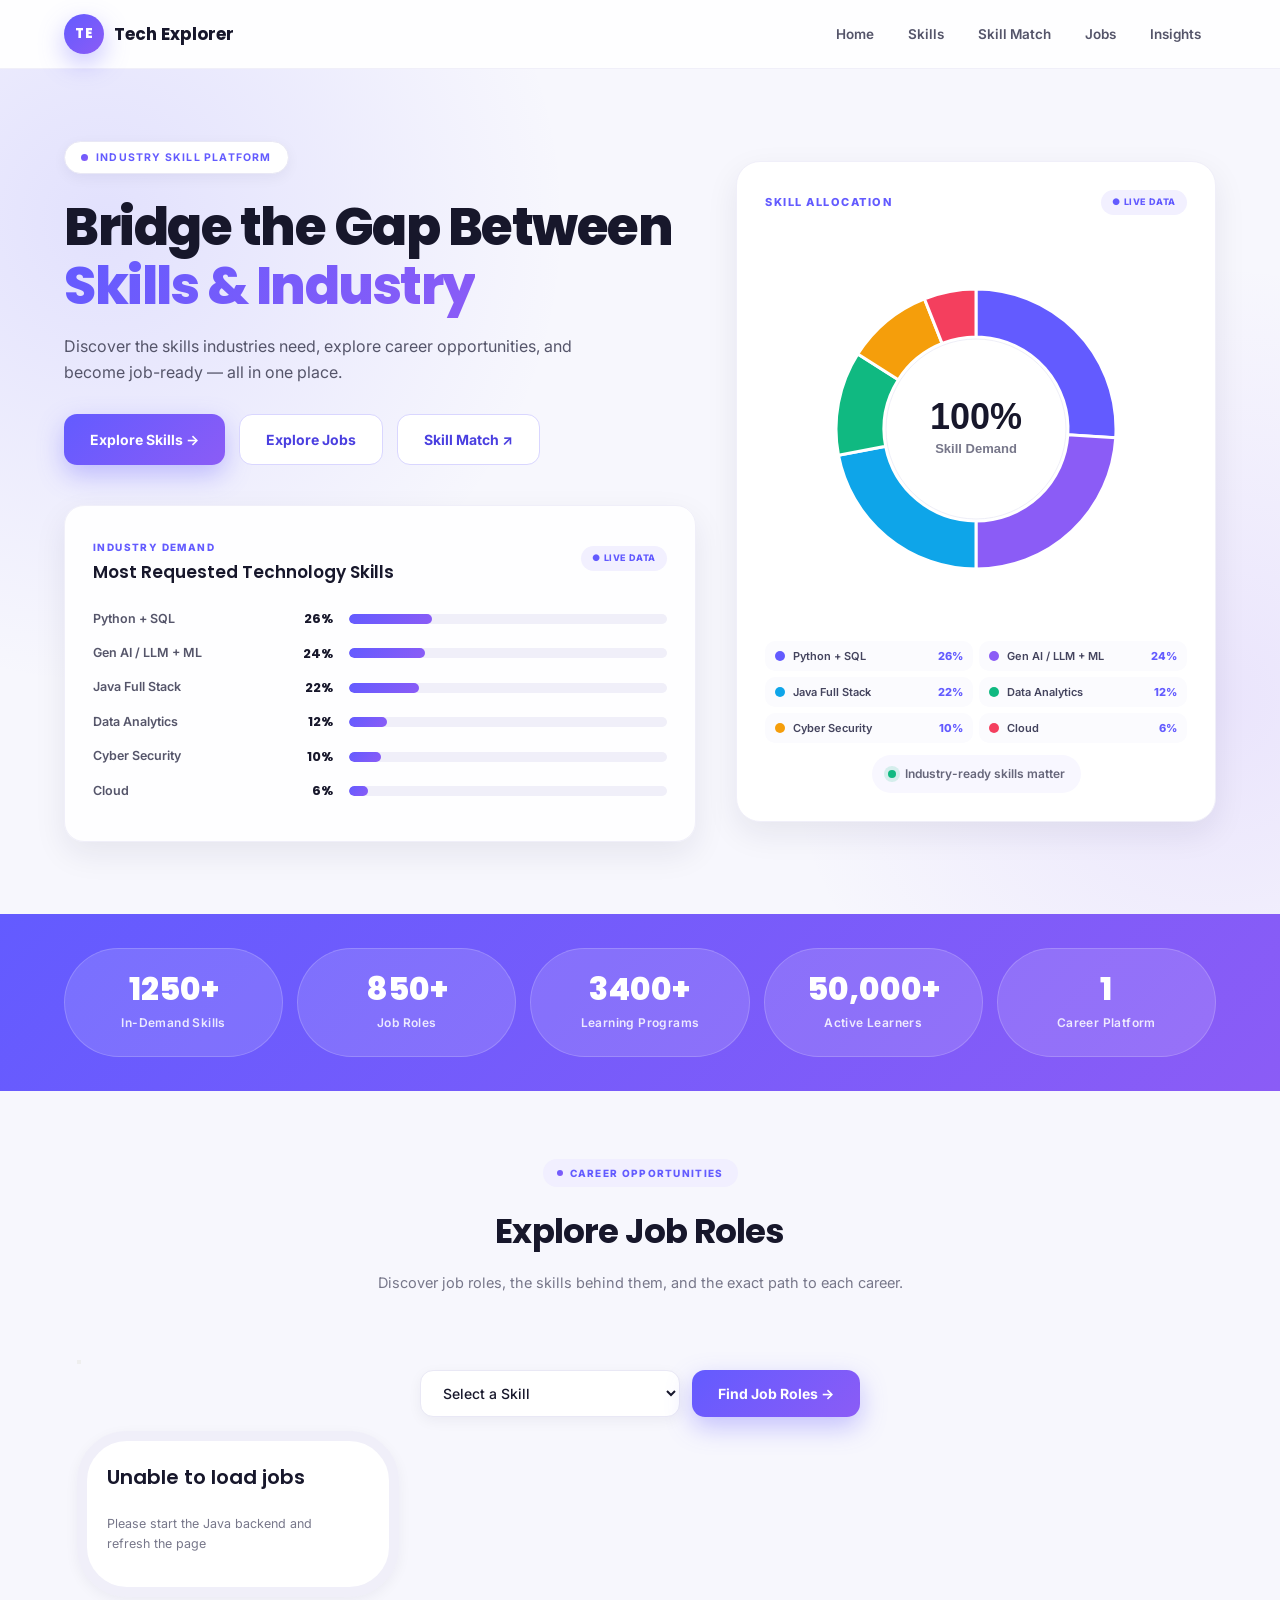
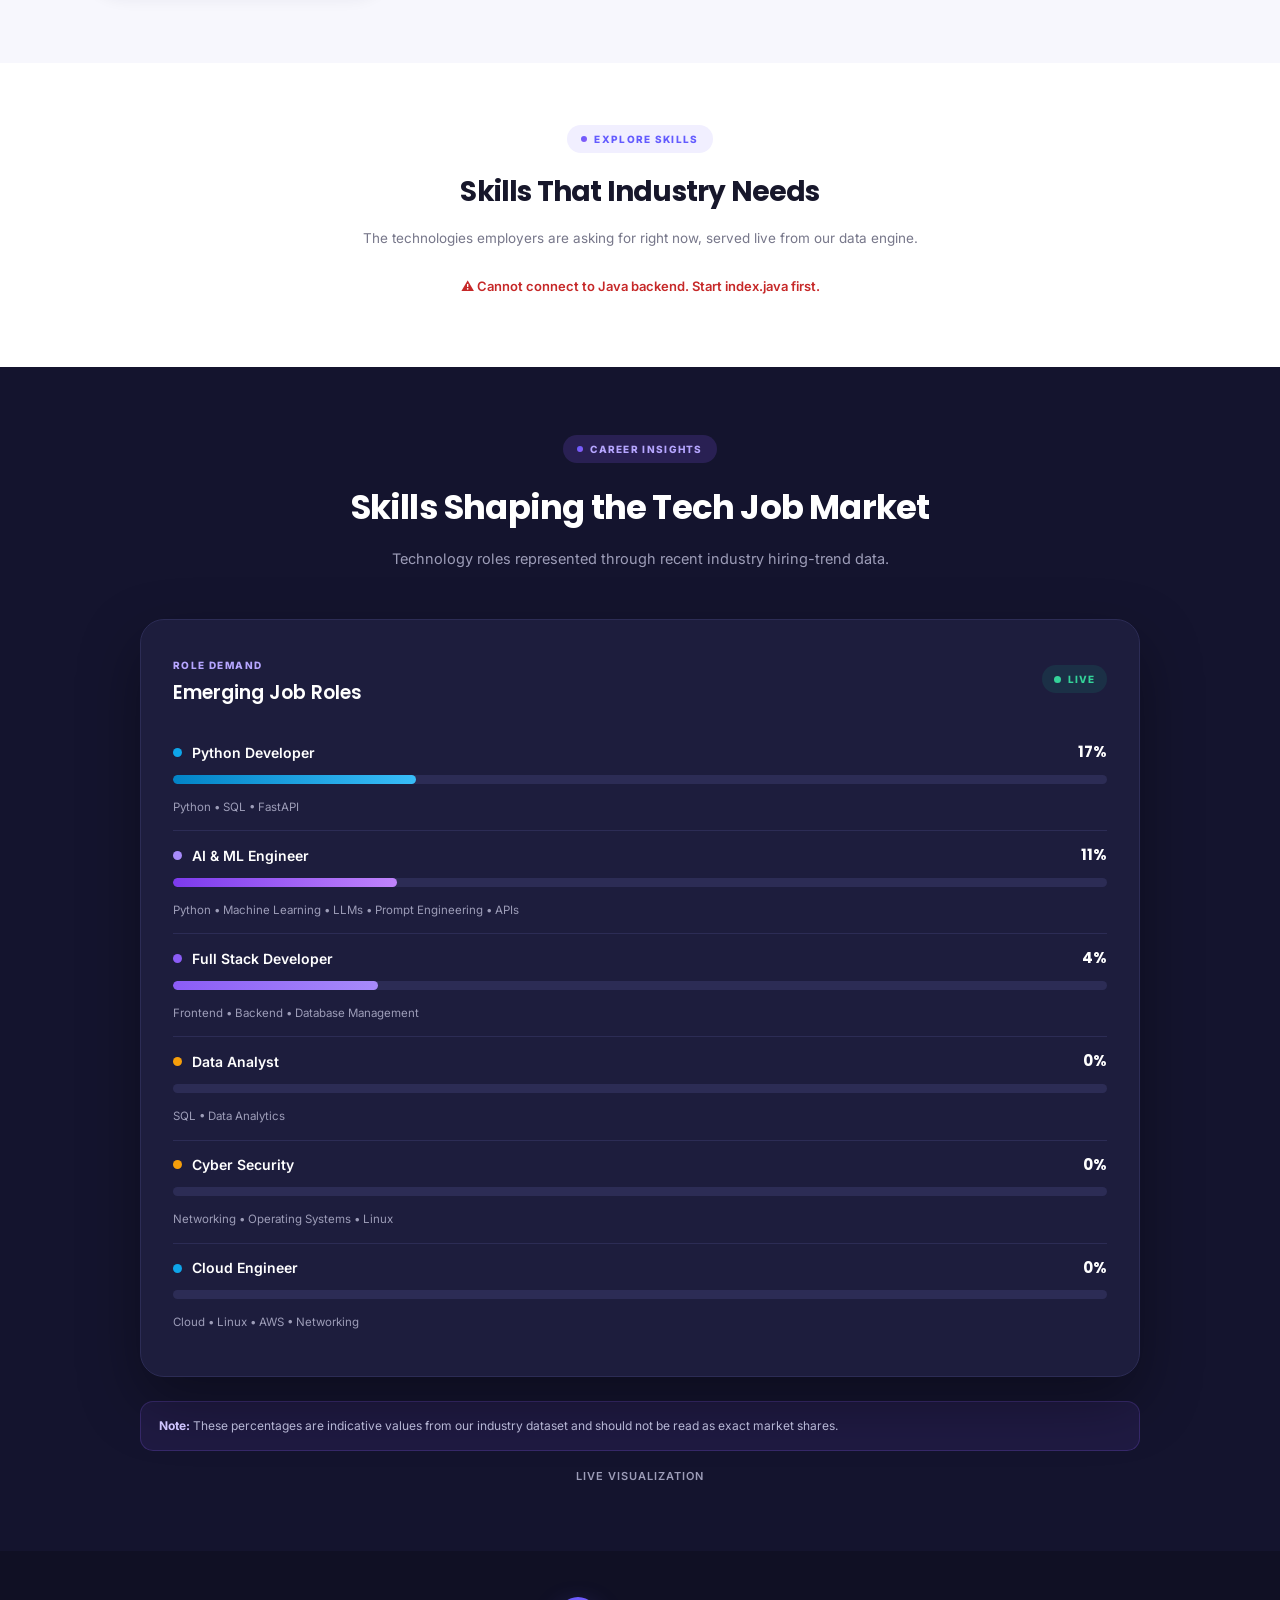
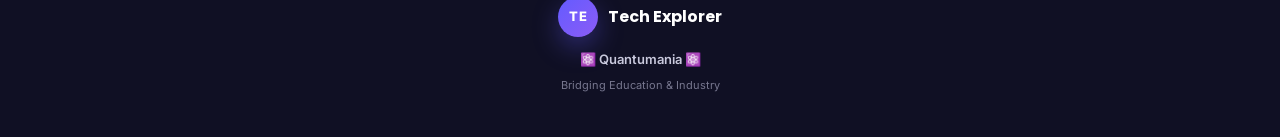
<file: index.html>
<!DOCTYPE html>
<html lang="en">

<head>
    <meta charset="UTF-8">
    <meta name="viewport" content="width=device-width, initial-scale=1.0">
    <title>Tech Explorer</title>
    <meta name="description" content="Tech Explorer bridges the gap between education and industry — live skill demand, job roles and personalized learning roadmaps.">
    <link rel="stylesheet" href="style.css">
</head>

<body>

    <!-- ================= NAVBAR ================= -->
    <nav class="navbar">
        <div class="logo">
            <div class="logo-icon">TE</div>
            <span>Tech Explorer</span>
        </div>

        <div class="nav-links" id="navLinks">
            <a href="#home">Home</a>
            <a href="#skills">Skills</a>
            <a href="indexr.html">Skill Match</a>
            <a href="#jobs">Jobs</a>
            <a href="#insights">Insights</a>
        </div>

        <button class="menu-toggle" onclick="toggleMenu()" aria-label="Menu">☰</button>
    </nav>

    <!-- ================= HERO ================= -->
    <section class="hero" id="home">
        <div class="hero-content">
            <div class="hero-badge">INDUSTRY SKILL PLATFORM</div>

            <h1>Bridge the Gap Between <span>Skills & Industry</span></h1>

            <p>
                Discover the skills industries need, explore career opportunities,
                and become job-ready — all in one place.
            </p>

            <div class="hero-buttons">
                <button class="primary-btn" onclick="exploreSkills()">Explore Skills →</button>
                <button class="secondary-btn" onclick="exploreJobs()">Explore Jobs</button>
                <a class="secondary-btn" href="indexr.html">Skill Match ↗</a>
            </div>

            <div class="hero-chart">
                <div class="chart-header">
                    <div>
                        <small>INDUSTRY DEMAND</small>
                        <h3>Most Requested Technology Skills</h3>
                    </div>
                    <span class="demo-badge">● LIVE DATA</span>
                </div>

                <div class="chart-row">
                    <div class="chart-label">
                        <span>Python + SQL</span>
                        <strong>26%</strong>
                    </div>
                    <div class="chart-track">
                        <div class="chart-bar" data-width="26%"></div>
                    </div>
                </div>

                <div class="chart-row">
                    <div class="chart-label">
                        <span>Gen AI / LLM + ML</span>
                        <strong>24%</strong>
                    </div>
                    <div class="chart-track">
                        <div class="chart-bar" data-width="24%"></div>
                    </div>
                </div>

                <div class="chart-row">
                    <div class="chart-label">
                        <span>Java Full Stack</span>
                        <strong>22%</strong>
                    </div>
                    <div class="chart-track">
                        <div class="chart-bar" data-width="22%"></div>
                    </div>
                </div>

                <div class="chart-row">
                    <div class="chart-label">
                        <span>Data Analytics</span>
                        <strong>12%</strong>
                    </div>
                    <div class="chart-track">
                        <div class="chart-bar" data-width="12%"></div>
                    </div>
                </div>

                <div class="chart-row">
                    <div class="chart-label">
                        <span>Cyber Security</span>
                        <strong>10%</strong>
                    </div>
                    <div class="chart-track">
                        <div class="chart-bar" data-width="10%"></div>
                    </div>
                </div>

                <div class="chart-row">
                    <div class="chart-label">
                        <span>Cloud</span>
                        <strong>6%</strong>
                    </div>
                    <div class="chart-track">
                        <div class="chart-bar" data-width="6%"></div>
                    </div>
                </div>
            </div>
        </div>

        <!-- Circle chart in hero free space -->
        <div class="skill-gauge-card">
            <div class="gauge-header">
                <span>SKILL ALLOCATION</span>
                <span class="gauge-status">● LIVE DATA</span>
            </div>

            <div class="gauge">
                <canvas id="skillsChart" width="400" height="400"></canvas>
            </div>

            <div class="gauge-legend" id="gaugeLegend"></div>

            <div class="gauge-footer">
                <span class="status-dot"></span>
                <span>Industry-ready skills matter</span>
            </div>
        </div>
    </section>

    <!-- ================= STATS ================= -->
    <section class="stats-section">
        <div class="stat-box reveal">
            <strong>1250+</strong>
            <span>In-Demand Skills</span>
        </div>
        <div class="stat-box reveal">
            <strong>850+</strong>
            <span>Job Roles</span>
        </div>
        <div class="stat-box reveal">
            <strong>3400+</strong>
            <span>Learning Programs</span>
        </div>
         <div class="stat-box reveal">
            <strong>50,000+</strong>
            <span>Active Learners</span>
        </div>
        <div class="stat-box reveal">
            <strong>1</strong>
            <span>Career Platform</span>
        </div>
    </section>

    <!-- ================= JOBS ================= -->
    <section class="section jobs-section reveal" id="jobs">
        <div class="section-heading">
            <span class="section-tag">CAREER OPPORTUNITIES</span>
            <h2>Explore Job Roles</h2>
            <p>Discover job roles, the skills behind them, and the exact path to each career.</p>
        </div>
        <button></button>

        <div class="program-search">
            <select id="skillSelect">
                <option value="">Select a Skill</option>
                <option value="java">Java</option>
                <option value="python">Python</option>
                <option value="sql">SQL</option>
                <option value="cloud">Cloud</option>
                <option value="data analytics">Data Analytics</option>
                <option value="machine learning">Machine Learning</option>
                <option value="cyber security">Cyber Security</option>
            </select>
            <button class="primary-btn" onclick="findSkills()">Find Job Roles →</button>
        </div>

        <div id="jobsContainer" class="cards"></div>
    </section>

    <!-- ================= SKILLS ================= -->
    <section class="section reveal" id="skills">
        <div class="section-heading">
            <span class="section-tag">EXPLORE SKILLS</span>
            <h2>Skills That Industry Needs</h2>
            <p>The technologies employers are asking for right now, served live from our data engine.</p>
        </div>

        <p id="message" class="connection-message">Connecting to Java backend...</p>
        <div id="skillsContainer" class="cards"></div>
    </section>

    <!-- ================= INSIGHTS ================= -->
    <section class="insights-section reveal" id="insights">
        <div class="insights-container">
            <div class="section-heading">
                <span class="section-tag">CAREER INSIGHTS</span>
                <h2>Skills Shaping the Tech Job Market</h2>
                <p>Technology roles represented through recent industry hiring-trend data.</p>
            </div>

            <div class="insight-dashboard">
                <div class="role-demand-card">
                    <div class="role-card-header">
                        <div>
                            <span>ROLE DEMAND</span>
                            <h3>Emerging Job Roles</h3>
                        </div>
                        <div class="live-indicator">
                            <span></span>LIVE
                        </div>
                    </div>
                    <div class="demand-item" data-value="26">
                        <div class="demand-top">
                            <div class="role-name">
                                <span class="role-dot blue"></span>
                                <span>Python Developer</span>
                            </div>
                            <strong><span class="counter">0</span>%</strong>
                        </div>
                        <div class="demand-track">
                            <div class="demand-fill blue-fill" data-width="26%"></div>
                        </div>
                        <small>Python • SQL • FastAPI</small>
                    </div>

                    
                    <div class="demand-item" data-value="24">
                        <div class="demand-top">
                            <div class="role-name">
                                <span class="role-dot violet"></span>
                                <span>AI & ML Engineer</span>
                            </div>
                            <strong><span class="counter">0</span>%</strong>
                        </div>
                        <div class="demand-track">
                            <div class="demand-fill violet-fill" data-width="24%"></div>
                        </div>
                        <small>Python • Machine Learning • LLMs • Prompt Engineering • APIs</small>
                    </div>

                    <div class="demand-item" data-value="22">
                        <div class="demand-top">
                            <div class="role-name">
                                <span class="role-dot purple"></span>
                                <span>Full Stack Developer</span>
                            </div>
                            <strong><span class="counter">0</span>%</strong>
                        </div>
                        <div class="demand-track">
                            <div class="demand-fill purple-fill" data-width="22%"></div>
                        </div>
                        <small>Frontend • Backend • Database Management</small>
                    </div>

                    


                    <div class="demand-item" data-value="12">
                        <div class="demand-top">
                            <div class="role-name">
                                <span class="role-dot orange"></span>
                                <span>Data Analyst</span>
                            </div>
                            <strong><span class="counter">0</span>%</strong>
                        </div>
                        <div class="demand-track">
                            <div class="demand-fill orange-fill" data-width="12%"></div>
                        </div>
                        <small>SQL • Data Analytics</small>
                    </div>

                    <div class="demand-item" data-value="10">
                        <div class="demand-top">
                            <div class="role-name">
                                <span class="role-dot orange"></span>
                                <span>Cyber Security</span>
                            </div>
                            <strong><span class="counter">0</span>%</strong>
                        </div>
                        <div class="demand-track">
                            <div class="demand-fill orange-fill" data-width="10%"></div>
                        </div>
                        <small>Networking • Operating Systems • Linux</small>
                    </div>

                    <div class="demand-item" data-value="6">
                        <div class="demand-top">
                            <div class="role-name">
                                <span class="role-dot sky"></span>
                                <span>Cloud Engineer</span>
                            </div>
                            <strong><span class="counter">0</span>%</strong>
                        </div>
                        <div class="demand-track">
                            <div class="demand-fill sky-fill" data-width="6%"></div>
                        </div>
                        <small>Cloud • Linux • AWS • Networking</small>
                    </div>
                </div>
            </div>

            <div class="data-note">
                <strong>Note:</strong> These percentages are indicative values from our industry dataset and should not be read as exact market shares.
            </div>

            <p class="source-text">LIVE VISUALIZATION</p>
        </div>
    </section>

    <!-- ================= FOOTER ================= -->
    <footer>
        <div class="footer-content">
            <div class="footer-logo">
                <div class="logo-icon">TE</div>
                <strong>Tech Explorer</strong>
            </div>
            <p>⚛️ Quantumania ⚛️</p>
            <span>Bridging Education & Industry</span>
        </div>
    </footer>

    <script src="script.js"></script>
</body>

</html>
</file>
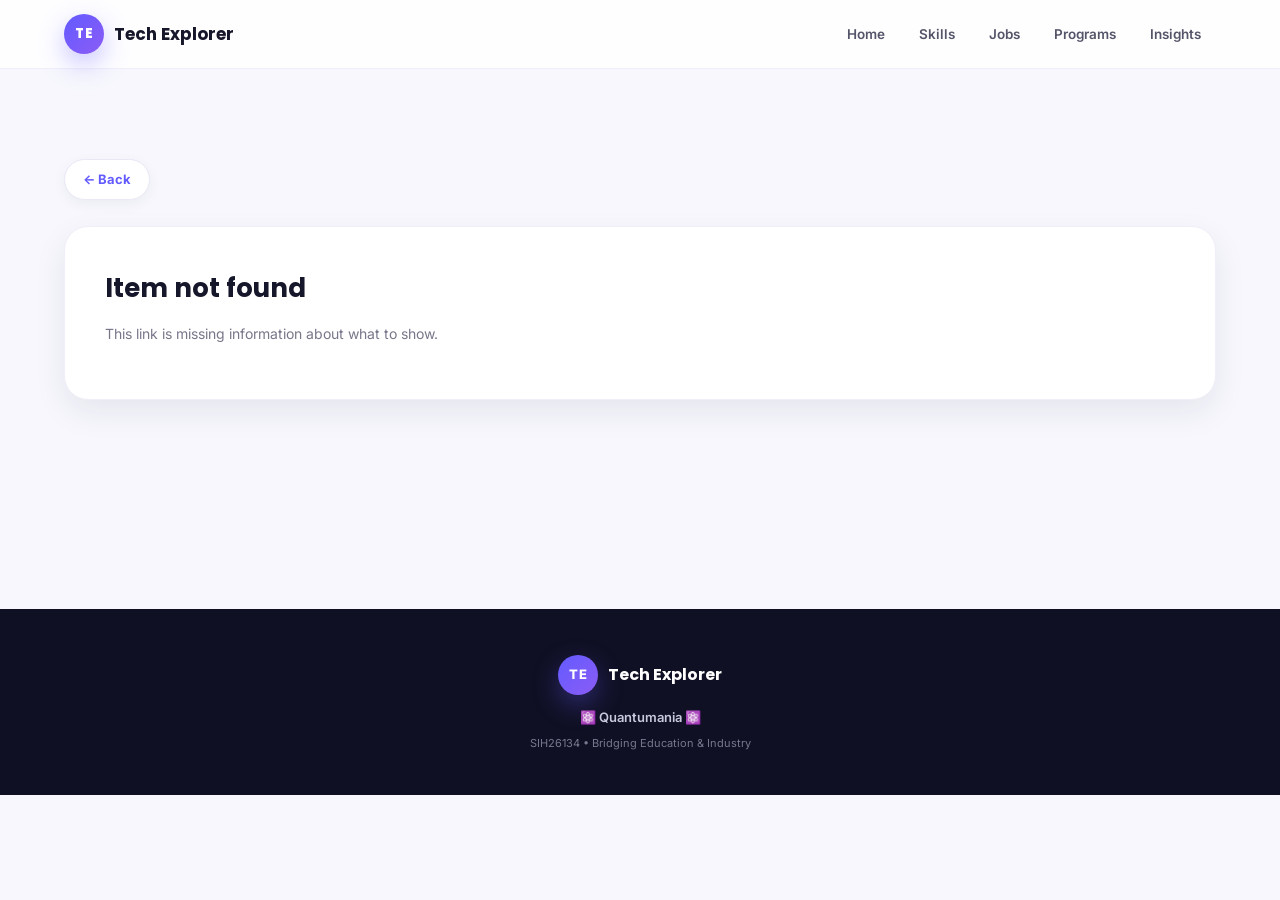
<file: detail.html>
<!DOCTYPE html>
<html lang="en">

<head>
    <meta charset="UTF-8">
    <meta name="viewport" content="width=device-width, initial-scale=1.0">
    <title>Tech Explorer – Details</title>
    <link rel="stylesheet" href="style.css">
</head>

<body>

    <!-- ================= NAVBAR ================= -->
    <nav class="navbar">
        <div class="logo">
            <div class="logo-icon">TE</div>
            <span>Tech Explorer</span>
        </div>

        <div class="nav-links" id="navLinks">
            <a href="index.html#home">Home</a>
            <a href="index.html#skills">Skills</a>
            <a href="index.html#jobs">Jobs</a>
            <a href="index.html#programs">Programs</a>
            <a href="index.html#insights">Insights</a>
        </div>

        <button class="menu-toggle" onclick="toggleMenu()" aria-label="Menu">☰</button>
    </nav>

    <!-- ================= DETAIL PAGE ================= -->
    <section class="detail-section">
        <a class="back-link" href="javascript:history.back()">← Back</a>
        <div id="detailContainer">
            <div class="detail-card">
                <h2>Loading...</h2>
                <p>Fetching details from the server.</p>
            </div>
        </div>
    </section>

    <!-- ================= FOOTER ================= -->
    <footer>
        <div class="footer-content">
            <div class="footer-logo">
                <div class="logo-icon">TE</div>
                <strong>Tech Explorer</strong>
            </div>
            <p>⚛️ Quantumania ⚛️</p>
            <span>SIH26134 • Bridging Education & Industry</span>
        </div>
    </footer>

    <script src="script.js"></script>
</body>

</html>
</file>
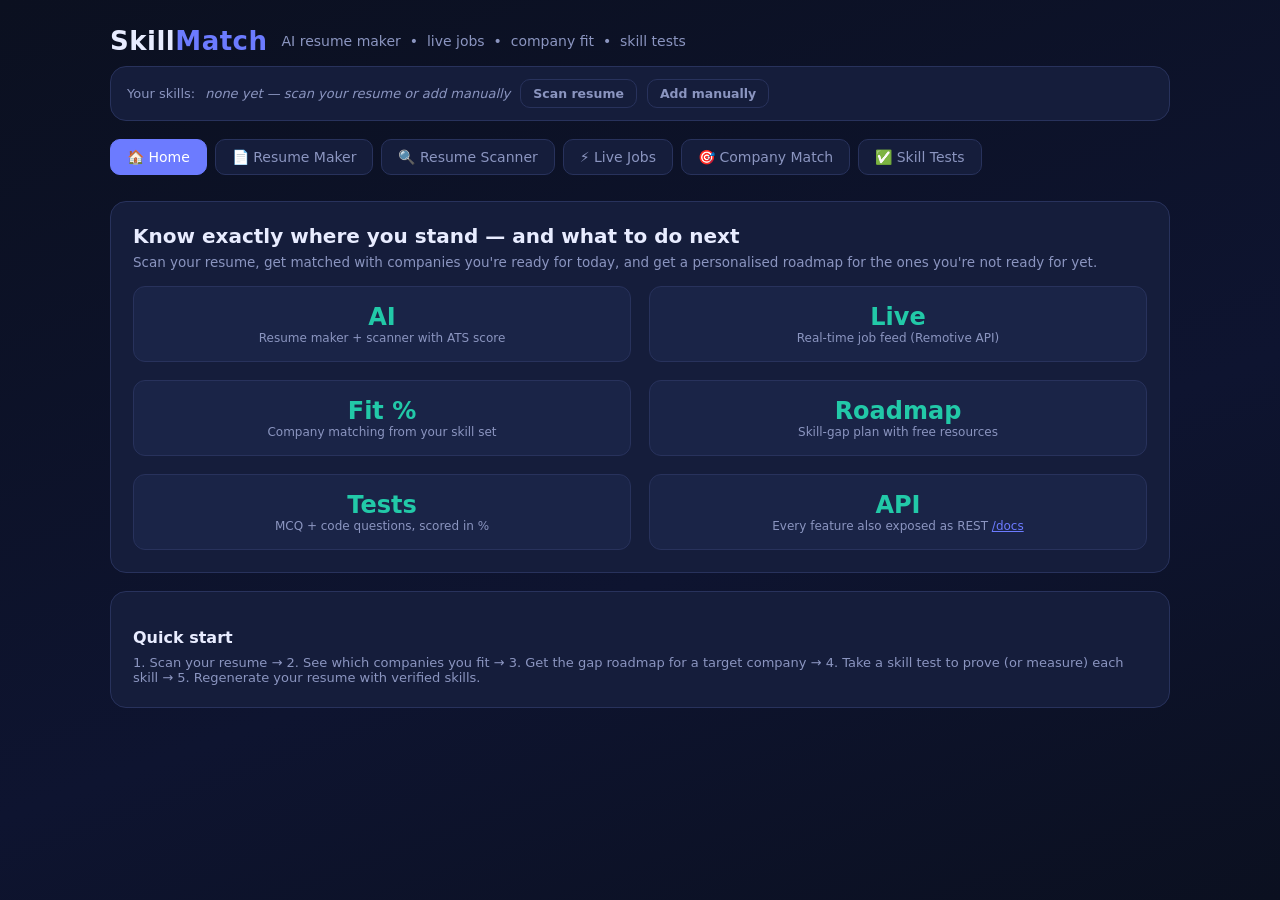
<file: indexr.html>
<!DOCTYPE html>
<html lang="en">
<head>
<meta charset="UTF-8">
<meta name="viewport" content="width=device-width, initial-scale=1.0">
<title>SkillMatch — Resume, Jobs & Skills</title>
<link rel="stylesheet" href="styler.css">

</head>
<body>
<div class="wrap">
<header>
  <div class="logo">Skill<span>Match</span></div>
  <div class="tagline">AI resume maker &nbsp;•&nbsp; live jobs &nbsp;•&nbsp; company fit &nbsp;•&nbsp; skill tests</div>
</header>

<div id="skillsbar" class="card" style="padding:12px 16px;display:flex;gap:10px;align-items:center;flex-wrap:wrap">
  <span class="muted">Your skills:</span>
  <span id="myskills" class="muted"><i>none yet — scan your resume or pick below</i></span>
  <button class="btn small ghost" onclick="go('scan')">Scan resume</button>
  <button class="btn small ghost" onclick="showSkillPicker()">Add manually</button>
</div>

<nav>
  <button data-tab="home" class="active" onclick="go('home')">🏠 Home</button>
  <button data-tab="maker" onclick="go('maker')">📄 Resume Maker</button>
  <button data-tab="scan" onclick="go('scan')">🔍 Resume Scanner</button>
  <button data-tab="jobs" onclick="go('jobs')">⚡ Live Jobs</button>
  <button data-tab="match" onclick="go('match')">🎯 Company Match</button>
  <button data-tab="tests" onclick="go('tests')">✅ Skill Tests</button>
</nav>

<!-- ============================== HOME ============================== -->
<section id="home" class="active">
  <div class="card">
    <h2>Know exactly where you stand — and what to do next</h2>
    <p class="sub">Scan your resume, get matched with companies you're ready for today, and get a personalised roadmap for the ones you're not ready for yet.</p>
    <div class="grid2">
      <div class="stat"><div class="n">AI</div><div class="l">Resume maker + scanner with ATS score</div></div>
      <div class="stat"><div class="n">Live</div><div class="l">Real-time job feed (Remotive API)</div></div>
      <div class="stat"><div class="n">Fit %</div><div class="l">Company matching from your skill set</div></div>
      <div class="stat"><div class="n">Roadmap</div><div class="l">Skill-gap plan with free resources</div></div>
      <div class="stat"><div class="n">Tests</div><div class="l">MCQ + code questions, scored in %</div></div>
      <div class="stat"><div class="n">API</div><div class="l">Every feature also exposed as REST <a class="link" href="/docs" target="_blank">/docs</a></div></div>
    </div>
  </div>
  <div class="card">
    <h3>Quick start</h3>
    <p class="muted">1. Scan your resume → 2. See which companies you fit → 3. Get the gap roadmap for a target company → 4. Take a skill test to prove (or measure) each skill → 5. Regenerate your resume with verified skills.</p>
  </div>
</section>

<!-- ============================== RESUME MAKER ============================== -->
<section id="maker">
  <div class="card">
    <h2>AI Resume Maker</h2>
    <p class="sub">Fill your details — the engine rewrites weak phrasing, orders skills for your target role, mines extra text for skills, and gives improvement tips.</p>
    <div class="row">
      <div><label>Full name *</label><input id="m_name" placeholder="Mukund Dhamija"></div>
      <div><label>Email</label><input id="m_email" placeholder="you@gmail.com"></div>
      <div><label>Phone</label><input id="m_phone" placeholder="+91 98xxxxxx10"></div>
    </div>
    <label>Target role</label>
    <select id="m_role">
      <option>Backend Developer</option><option>Frontend Developer</option><option>Full Stack Developer</option>
      <option>Data Analyst</option><option>Machine Learning Engineer</option><option>DevOps Engineer</option><option>Mobile Developer</option>
    </select>
    <label>Skills (comma separated)</label>
    <input id="m_skills" placeholder="python, sql, docker">
    <label>Work experience</label>
    <div id="m_exp"></div>
    <button class="btn small ghost" onclick="addExp()">+ Add experience</button>
    <label>Projects</label>
    <div id="m_proj"></div>
    <button class="btn small ghost" onclick="addProj()">+ Add project</button>
    <label>Education</label>
    <div id="m_edu"></div>
    <button class="btn small ghost" onclick="addEdu()">+ Add education</button>
    <label>Anything else to mine for skills / achievements (raw text)</label>
    <textarea id="m_extra" placeholder="Paste old resume, LinkedIn about section, hackathon wins…"></textarea>
    <br><br><button class="btn" onclick="makeResume()">✨ Generate resume</button>
  </div>
  <div id="m_out"></div>
</section>

<!-- ============================== SCANNER ============================== -->
<section id="scan">
  <div class="card">
    <h2>Resume Scanner</h2>
    <p class="sub">Upload your PDF resume and the AI scanner will extract your skills, seniority, contact info and ATS-readiness fixes.</p>
    <label for="s_file">Resume PDF</label>
    <input id="s_file" type="file" accept="application/pdf,.pdf" onchange="showSelectedPdf()">
    <p id="s_file_name" class="muted">No PDF selected.</p>
    <br>
    <button class="btn" onclick="scanResume()">🔍 Analyze PDF</button>
  </div>
  <div id="s_out"></div>
</section>

<!-- ============================== JOBS ============================== -->
<section id="jobs">
  <div class="card">
    <h2>Live Job Feed <span id="src_badge" class="chip"></span></h2>
    <p class="sub">Search live listings from public job APIs. When listings are unavailable, sample roles from the 500-company catalog are shown instead.</p>
    <div class="row">
      <div style="flex:3"><label for="j_q">Search jobs</label><input id="j_q" type="search" aria-label="Search live jobs" placeholder="Role, company, location, or skill"></div>
      <div style="flex:0"><button class="btn" onclick="loadJobs()">Search</button></div>
    </div>
    <br><div id="j_out"><div class="gate">Click <b>Search</b> to fetch live jobs.</div></div>
  </div>
</section>

<!-- ============================== MATCH ============================== -->
<section id="match">
  <div class="card">
    <h2>Company Match & Skill Gap</h2>
    <p class="sub">Search 500 company profiles ranked by estimated skill fit. "What do I need?" shows exactly which skills to develop, in what order, with free resources.</p>
    <label for="mt_q">Search matched companies</label>
    <input id="mt_q" type="search" aria-label="Search matched companies" placeholder="Company, description, or skill">
    <button class="btn" onclick="matchCompanies()">🎯 Match me with companies</button>
  </div>
  <div id="mt_out"></div>
</section>

<!-- ============================== TESTS ============================== -->
<section id="tests">
  <div class="card">
    <h2>Skill Tests</h2>
    <p class="sub">MCQ + code-output questions per skill. Get a % score, band and per-question explanations. 75%+ counts as verified.</p>
    <div id="t_list"></div>
  </div>
  <div id="t_out"></div>
</section>

</div>
<div id="toast"></div>

<script src="scriptr.js"></script>
</body>
</html>
</file>
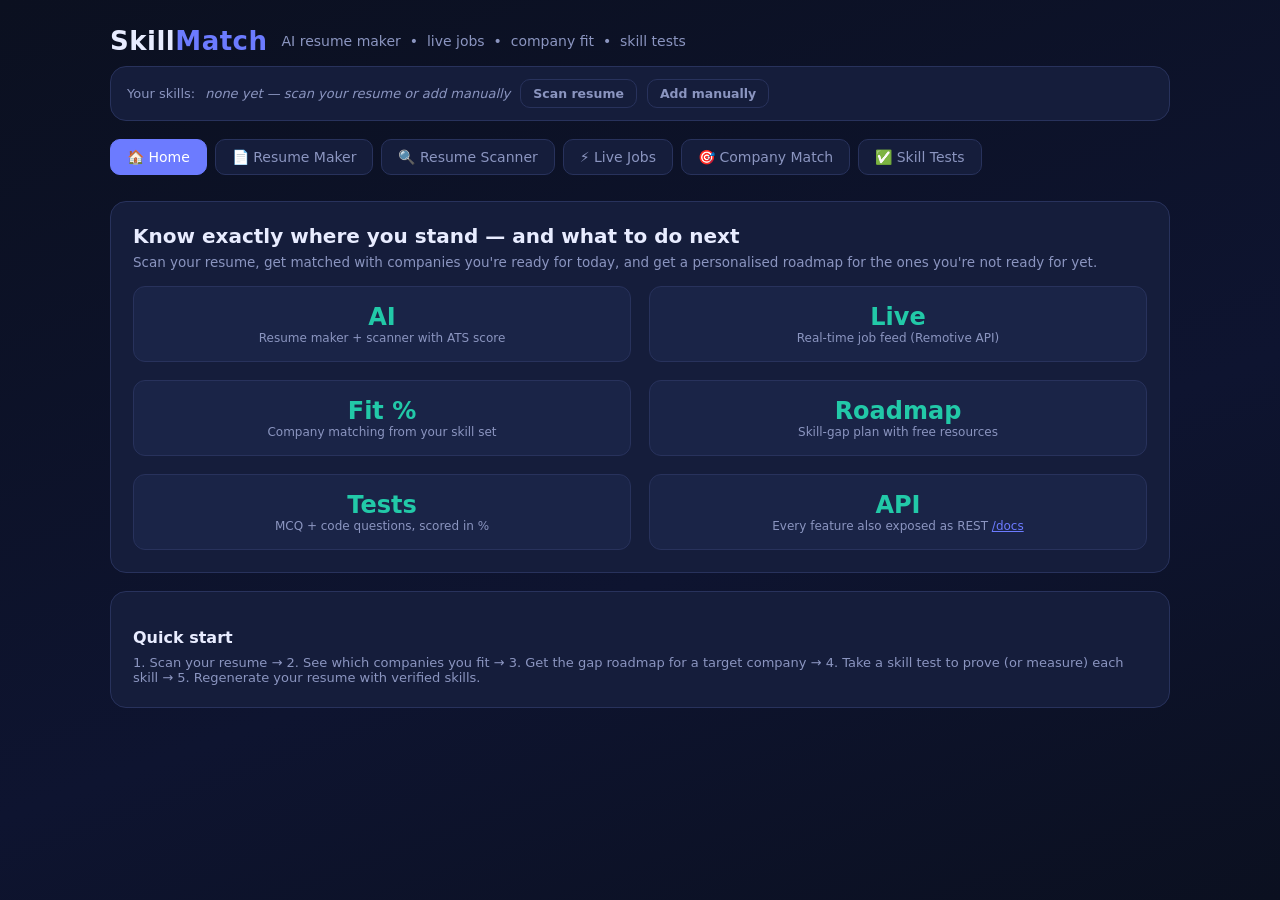
<file: second.html>
<!DOCTYPE html>
<html lang="en">
<head>
<meta charset="UTF-8">
<meta name="viewport" content="width=device-width, initial-scale=1.0">
<title>SkillMatch — Resume, Jobs & Skills</title>
<link rel="stylesheet" href="styler.css">

</head>
<body>
<div class="wrap">
<header>
  <div class="logo">Skill<span>Match</span></div>
  <div class="tagline">AI resume maker &nbsp;•&nbsp; live jobs &nbsp;•&nbsp; company fit &nbsp;•&nbsp; skill tests</div>
</header>

<div id="skillsbar" class="card" style="padding:12px 16px;display:flex;gap:10px;align-items:center;flex-wrap:wrap">
  <span class="muted">Your skills:</span>
  <span id="myskills" class="muted"><i>none yet — scan your resume or pick below</i></span>
  <button class="btn small ghost" onclick="go('scan')">Scan resume</button>
  <button class="btn small ghost" onclick="showSkillPicker()">Add manually</button>
</div>

<nav>
  <button data-tab="home" class="active" onclick="go('home')">🏠 Home</button>
  <button data-tab="maker" onclick="go('maker')">📄 Resume Maker</button>
  <button data-tab="scan" onclick="go('scan')">🔍 Resume Scanner</button>
  <button data-tab="jobs" onclick="go('jobs')">⚡ Live Jobs</button>
  <button data-tab="match" onclick="go('match')">🎯 Company Match</button>
  <button data-tab="tests" onclick="go('tests')">✅ Skill Tests</button>
</nav>

<!-- ============================== HOME ============================== -->
<section id="home" class="active">
  <div class="card">
    <h2>Know exactly where you stand — and what to do next</h2>
    <p class="sub">Scan your resume, get matched with companies you're ready for today, and get a personalised roadmap for the ones you're not ready for yet.</p>
    <div class="grid2">
      <div class="stat"><div class="n">AI</div><div class="l">Resume maker + scanner with ATS score</div></div>
      <div class="stat"><div class="n">Live</div><div class="l">Real-time job feed (Remotive API)</div></div>
      <div class="stat"><div class="n">Fit %</div><div class="l">Company matching from your skill set</div></div>
      <div class="stat"><div class="n">Roadmap</div><div class="l">Skill-gap plan with free resources</div></div>
      <div class="stat"><div class="n">Tests</div><div class="l">MCQ + code questions, scored in %</div></div>
      <div class="stat"><div class="n">API</div><div class="l">Every feature also exposed as REST <a class="link" href="/docs" target="_blank">/docs</a></div></div>
    </div>
  </div>
  <div class="card">
    <h3>Quick start</h3>
    <p class="muted">1. Scan your resume → 2. See which companies you fit → 3. Get the gap roadmap for a target company → 4. Take a skill test to prove (or measure) each skill → 5. Regenerate your resume with verified skills.</p>
  </div>
</section>

<!-- ============================== RESUME MAKER ============================== -->
<section id="maker">
  <div class="card">
    <h2>AI Resume Maker</h2>
    <p class="sub">Fill your details — the engine rewrites weak phrasing, orders skills for your target role, mines extra text for skills, and gives improvement tips.</p>
    <div class="row">
      <div><label>Full name *</label><input id="m_name" placeholder="Mukund Dhamija"></div>
      <div><label>Email</label><input id="m_email" placeholder="you@gmail.com"></div>
      <div><label>Phone</label><input id="m_phone" placeholder="+91 98xxxxxx10"></div>
    </div>
    <label>Target role</label>
    <select id="m_role">
      <option>Backend Developer</option><option>Frontend Developer</option><option>Full Stack Developer</option>
      <option>Data Analyst</option><option>Machine Learning Engineer</option><option>DevOps Engineer</option><option>Mobile Developer</option>
    </select>
    <label>Skills (comma separated)</label>
    <input id="m_skills" placeholder="python, sql, docker">
    <label>Work experience</label>
    <div id="m_exp"></div>
    <button class="btn small ghost" onclick="addExp()">+ Add experience</button>
    <label>Projects</label>
    <div id="m_proj"></div>
    <button class="btn small ghost" onclick="addProj()">+ Add project</button>
    <label>Education</label>
    <div id="m_edu"></div>
    <button class="btn small ghost" onclick="addEdu()">+ Add education</button>
    <label>Anything else to mine for skills / achievements (raw text)</label>
    <textarea id="m_extra" placeholder="Paste old resume, LinkedIn about section, hackathon wins…"></textarea>
    <br><br><button class="btn" onclick="makeResume()">✨ Generate resume</button>
  </div>
  <div id="m_out"></div>
</section>

<!-- ============================== SCANNER ============================== -->
<section id="scan">
  <div class="card">
    <h2>Resume Scanner</h2>
    <p class="sub">Upload your PDF resume and the AI scanner will extract your skills, seniority, contact info and ATS-readiness fixes.</p>
    <label for="s_file">Resume PDF</label>
    <input id="s_file" type="file" accept="application/pdf,.pdf" onchange="showSelectedPdf()">
    <p id="s_file_name" class="muted">No PDF selected.</p>
    <br>
    <button class="btn" onclick="scanResume()">🔍 Analyze PDF</button>
  </div>
  <div id="s_out"></div>
</section>

<!-- ============================== JOBS ============================== -->
<section id="jobs">
  <div class="card">
    <h2>Live Job Feed <span id="src_badge" class="chip"></span></h2>
    <p class="sub">Real-time listings from public job APIs (Remotive; Adzuna if keys are set). If live sources are unreachable, a curated company dataset is shown so matching still works.</p>
    <div class="row">
      <div style="flex:3"><input id="j_q" placeholder="Search: react, python, data engineer…"></div>
      <div style="flex:0"><button class="btn" onclick="loadJobs()">Search</button></div>
    </div>
    <br><div id="j_out"><div class="gate">Click <b>Search</b> to fetch live jobs.</div></div>
  </div>
</section>

<!-- ============================== MATCH ============================== -->
<section id="match">
  <div class="card">
    <h2>Company Match & Skill Gap</h2>
    <p class="sub">Companies ranked by fit % with your skills. "What do I need?" shows exactly which skills to develop, in what order, with free resources.</p>
    <button class="btn" onclick="matchCompanies()">🎯 Match me with companies</button>
  </div>
  <div id="mt_out"></div>
</section>

<!-- ============================== TESTS ============================== -->
<section id="tests">
  <div class="card">
    <h2>Skill Tests</h2>
    <p class="sub">MCQ + code-output questions per skill. Get a % score, band and per-question explanations. 75%+ counts as verified.</p>
    <div id="t_list"></div>
  </div>
  <div id="t_out"></div>
</section>

</div>
<div id="toast"></div>

<script src="scriptr.js"></script>
</body>
</html>
</file>
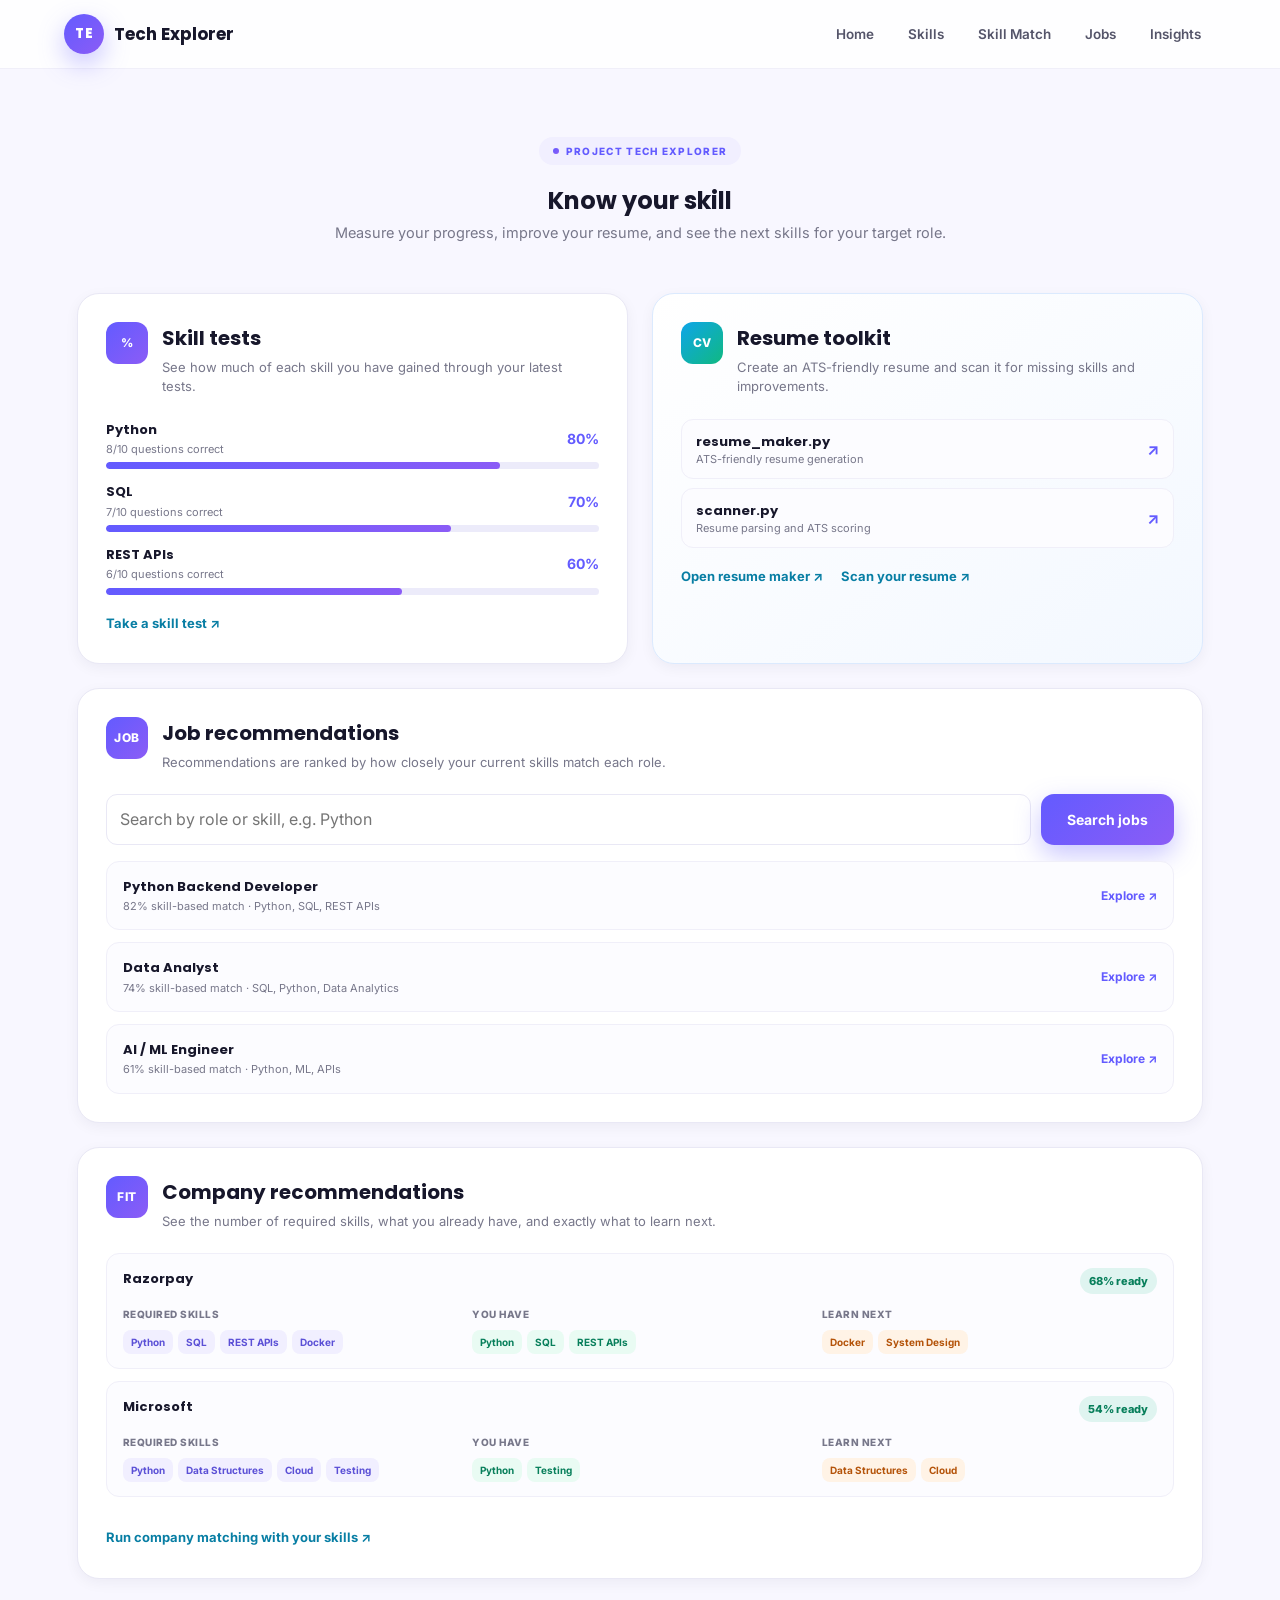
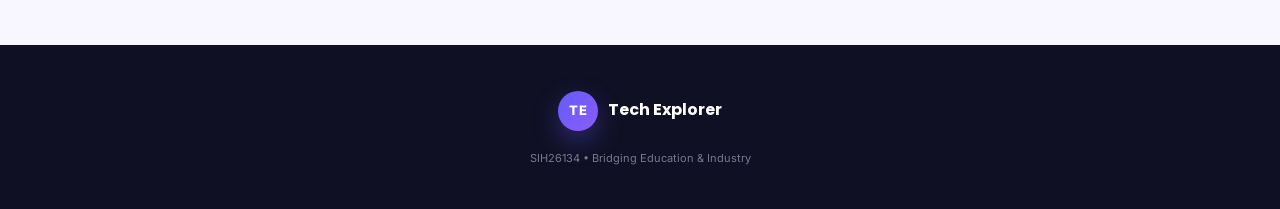
<file: skill-details.html>
<!DOCTYPE html>
<html lang="en">

<head>
    <meta charset="UTF-8">
    <meta name="viewport" content="width=device-width, initial-scale=1.0">
    <title>Know Your Skill - Tech Explorer</title>
    <link rel="stylesheet" href="style.css">
</head>

<body>
    <nav class="navbar">
        <div class="logo">
            <div class="logo-icon">TE</div>
            <span>Tech Explorer</span>
        </div>

        <div class="nav-links" id="navLinks">
            <a href="index.html#home">Home</a>
            <a href="index.html#skills">Skills</a>
            <a href="indexr.html">Skill Match</a>
            <a href="index.html#jobs">Jobs</a>
            <a href="index.html#insights">Insights</a>
        </div>

        <button class="menu-toggle" onclick="toggleMenu()" aria-label="Menu">☰</button>
    </nav>

    <main>
        <section class="section project-section reveal" id="skill-map">
            <div class="section-heading">
                <span class="section-tag">PROJECT TECH EXPLORER</span>
                <h1>Know your skill</h1>
                <p>Measure your progress, improve your resume, and see the next skills for your target role.</p>
            </div>

            <div class="project-groups">
                <div class="project-group">
                    <div class="project-group-heading">
                        <span class="project-icon">%</span>
                        <div>
                            <h3>Skill tests</h3>
                            <p>See how much of each skill you have gained through your latest tests.</p>
                        </div>
                    </div>
                    <div class="skill-progress-list">
                        <div class="skill-progress-item"><div><strong>Python</strong><span>8/10 questions correct</span></div><b>80%</b><div class="skill-progress-track"><i style="width: 80%"></i></div></div>
                        <div class="skill-progress-item"><div><strong>SQL</strong><span>7/10 questions correct</span></div><b>70%</b><div class="skill-progress-track"><i style="width: 70%"></i></div></div>
                        <div class="skill-progress-item"><div><strong>REST APIs</strong><span>6/10 questions correct</span></div><b>60%</b><div class="skill-progress-track"><i style="width: 60%"></i></div></div>
                    </div>
                    <a class="project-api-link" href="indexr.html#tests">Take a skill test ↗</a>
                </div>

                <div class="project-group project-group-accent">
                    <div class="project-group-heading">
                        <span class="project-icon">CV</span>
                        <div>
                            <h3>Resume toolkit</h3>
                            <p>Create an ATS-friendly resume and scan it for missing skills and improvements.</p>
                        </div>
                    </div>
                    <div class="project-files">
                        <button class="project-file" type="button" data-file="resume_maker.py" onclick="openProjectFile(this)"><strong>resume_maker.py</strong><span>ATS-friendly resume generation</span><b>↗</b></button>
                        <button class="project-file" type="button" data-file="scanner.py" onclick="openProjectFile(this)"><strong>scanner.py</strong><span>Resume parsing and ATS scoring</span><b>↗</b></button>
                    </div>
                    <div class="project-action-row"><a class="project-api-link" href="indexr.html#maker">Open resume maker ↗</a><a class="project-api-link" href="indexr.html#scan">Scan your resume ↗</a></div>
                </div>

                <div class="project-group project-group-wide">
                    <div class="project-group-heading">
                        <span class="project-icon">JOB</span>
                        <div>
                            <h3>Job recommendations</h3>
                            <p>Recommendations are ranked by how closely your current skills match each role.</p>
                        </div>
                    </div>
                    <div class="recommendation-search">
                        <input id="skillJobSearch" type="search" placeholder="Search by role or skill, e.g. Python">
                        <button class="primary-btn" type="button" onclick="filterRecommendedJobs()">Search jobs</button>
                    </div>
                    <div class="recommendation-list">
                        <div class="recommendation-card skill-job-card" data-search="python backend developer python sql rest apis"><div><strong>Python Backend Developer</strong><span>82% skill-based match · Python, SQL, REST APIs</span></div><a href="index.html#jobs" aria-label="Explore Python backend developer jobs">Explore ↗</a></div>
                        <div class="recommendation-card skill-job-card" data-search="data analyst sql python data analytics"><div><strong>Data Analyst</strong><span>74% skill-based match · SQL, Python, Data Analytics</span></div><a href="index.html#jobs" aria-label="Explore data analyst jobs">Explore ↗</a></div>
                        <div class="recommendation-card skill-job-card" data-search="ai ml engineer python machine learning apis"><div><strong>AI / ML Engineer</strong><span>61% skill-based match · Python, ML, APIs</span></div><a href="index.html#jobs" aria-label="Explore AI and ML engineer jobs">Explore ↗</a></div>
                    </div>
                    <p class="recommendation-empty" id="recommendationEmpty" hidden>No matching job recommendation found.</p>
                </div>

                <div class="project-group project-group-wide project-group-company">
                    <div class="project-group-heading">
                        <span class="project-icon">FIT</span>
                        <div>
                                    <h3>Company recommendations</h3>
                                    <p>See the number of required skills, what you already have, and exactly what to learn next.</p>
                        </div>
                    </div>
                    <div class="company-recommendation">
                        <div class="company-heading"><strong>Razorpay</strong><span class="fit-badge">68% ready</span></div>
                        <div class="company-skill-columns"><div><small>Required skills</small><span class="skill-chip required">Python</span><span class="skill-chip required">SQL</span><span class="skill-chip required">REST APIs</span><span class="skill-chip required">Docker</span></div><div><small>You have</small><span class="skill-chip owned">Python</span><span class="skill-chip owned">SQL</span><span class="skill-chip owned">REST APIs</span></div><div><small>Learn next</small><span class="skill-chip missing">Docker</span><span class="skill-chip missing">System Design</span></div></div>
                    </div>
                    <div class="company-recommendation">
                        <div class="company-heading"><strong>Microsoft</strong><span class="fit-badge">54% ready</span></div>
                        <div class="company-skill-columns"><div><small>Required skills</small><span class="skill-chip required">Python</span><span class="skill-chip required">Data Structures</span><span class="skill-chip required">Cloud</span><span class="skill-chip required">Testing</span></div><div><small>You have</small><span class="skill-chip owned">Python</span><span class="skill-chip owned">Testing</span></div><div><small>Learn next</small><span class="skill-chip missing">Data Structures</span><span class="skill-chip missing">Cloud</span></div></div>
                    </div>
                    <a class="project-api-link" href="indexr.html#match">Run company matching with your skills ↗</a>
                </div>
            </div>
        </section>
    </main>

    <div class="project-modal" id="projectModal" role="dialog" aria-modal="true" aria-labelledby="projectModalTitle" aria-hidden="true">
        <div class="project-modal-backdrop" onclick="closeProjectFile()"></div>
        <div class="project-modal-panel">
            <div class="project-modal-header">
                <div>
                    <span class="section-tag">FILE PREVIEW</span>
                    <h2 id="projectModalTitle">Project file</h2>
                </div>
                <button class="project-modal-close" type="button" onclick="closeProjectFile()" aria-label="Close file preview">×</button>
            </div>
            <p class="project-modal-status" id="projectModalStatus">Loading file...</p>
            <pre class="project-code"><code id="projectCode"></code></pre>
        </div>
    </div>

    <footer>
        <div class="footer-content">
            <div class="footer-logo">
                <div class="logo-icon">TE</div>
                <strong>Tech Explorer</strong>
            </div>
            <span>SIH26134 • Bridging Education &amp; Industry</span>
        </div>
    </footer>

    <script src="script.js"></script>
</body>

</html>
</file>
<file: style.css>
/* =====================================================
   TECH EXPLORER — DESIGN SYSTEM
   Theme: indigo / violet on soft lavender-white
===================================================== */

@import url('https://fonts.googleapis.com/css2?family=Poppins:wght@500;600;700;800&family=Inter:wght@400;500;600;700&display=swap');

:root {
    --primary: #635bff;
    --primary-dark: #4a3fe0;
    --violet: #8b5cf6;
    --rose: #f43f5e;
    --sky: #0ea5e9;
    --emerald: #10b981;
    --amber: #f59e0b;

    --grad: linear-gradient(135deg, #635bff 0%, #8b5cf6 100%);
    --grad-soft: linear-gradient(135deg, rgba(99, 91, 255, 0.10), rgba(139, 92, 246, 0.10));

    --bg: #f7f7fd;
    --bg-white: #ffffff;
    --ink: #17172b;
    --ink-soft: #55556a;
    --ink-muted: #77778a;
    --line: #e9e8f5;
    --line-soft: #f0eff9;

    --radius: 50px;
    --shadow-sm: 0 4px 14px rgba(23, 23, 60, 0.05);
    --shadow-md: 0 12px 32px rgba(23, 23, 60, 0.08);
    --shadow-lg: 0 20px 55px rgba(23, 23, 60, 0.13);
    --shadow-primary: 0 10px 26px rgba(99, 91, 255, 0.35);
}

* {
    margin: 0;
    padding: 0;
    box-sizing: border-box;
}

html {
    scroll-behavior: smooth;
}

body {
    font-family: 'Inter', Arial, Helvetica, sans-serif;
    background: var(--bg);
    color: var(--ink);
    line-height: 1.65;
    -webkit-font-smoothing: antialiased;
}

h1, h2, h3, .logo, .stat-box strong {
    font-family: 'Poppins', 'Inter', Arial, sans-serif;
}

button, select, .legend-item {
    font-family: inherit;
}

button {
    cursor: pointer;
}

a {
    text-decoration: none;
    color: inherit;
}

::selection {
    background: rgba(99, 91, 255, 0.22);
}

::-webkit-scrollbar {
    width: 10px;
}

::-webkit-scrollbar-track {
    background: var(--bg);
}

::-webkit-scrollbar-thumb {
    background: #c9c5f4;
    border-radius: 10px;
}

::-webkit-scrollbar-thumb:hover {
    background: var(--primary);
}

/* =====================================================
   NAVBAR — sticky glass bar
===================================================== */

.navbar {
    position: sticky;
    top: 0;
    z-index: 100;
    display: flex;
    align-items: center;
    justify-content: space-between;
    gap: 20px;
    padding: 14px 5%;
    background: rgba(255, 255, 255, 0.82);
    backdrop-filter: blur(14px);
    -webkit-backdrop-filter: blur(14px);
    border-bottom: 1px solid var(--line-soft);
    transition: box-shadow 0.3s ease;
}

.navbar.scrolled {
    box-shadow: 0 6px 24px rgba(23, 23, 60, 0.09);
}

.logo {
    display: flex;
    align-items: center;
    gap: 10px;
    font-weight: 700;
    font-size: 17px;
}

.logo-icon {
    width: 40px;
    height: 40px;
    display: flex;
    align-items: center;
    justify-content: center;
    border-radius: 120px;
    background: var(--grad);
    color: #fff;
    font-size: 13px;
    font-weight: 800;
    letter-spacing: 0.5px;
    box-shadow: var(--shadow-primary);
}

.nav-links {
    display: flex;
    gap: 4px;
}

.nav-links a {
    padding: 8px 15px;
    border-radius: 100px;
    font-size: 13.5px;
    font-weight: 600;
    color: var(--ink-soft);
    transition: 0.22s ease;
}

.nav-links a:hover {
    color: var(--primary);
    background: #f1efff;
}

.menu-toggle {
    display: none;
    border: 1px solid var(--line);
    background: #fff;
    border-radius: 10px;
    font-size: 17px;
    width: 40px;
    height: 40px;
    color: var(--ink);
}

/* =====================================================
   HERO
===================================================== */

.hero {
    display: flex;
    align-items: center;
    gap: 40px;
    padding: 72px 5% 72px;
    background:
        radial-gradient(circle at 8% 18%, rgba(99, 91, 255, 0.14), transparent 34%),
        radial-gradient(circle at 95% 75%, rgba(139, 92, 246, 0.12), transparent 32%),
        var(--bg);
}

.hero-content {
    flex: 1;
    min-width: 0;
}

.hero-badge {
    display: inline-flex;
    align-items: center;
    gap: 8px;
    padding: 7px 16px;
    border-radius: 30px;
    background: #fff;
    border: 1px solid var(--line);
    color: var(--primary);
    font-size: 10.5px;
    font-weight: 700;
    letter-spacing: 1.2px;
    box-shadow: var(--shadow-sm);
    margin-bottom: 24px;
}

.hero-badge::before {
    content: '';
    width: 7px;
    height: 7px;
    border-radius: 50%;
    background: var(--grad);
}

.hero h1 {
    font-size: 52px;
    font-weight: 800;
    letter-spacing: -1.5px;
    line-height: 1.12;
    margin-bottom: 18px;
}

.hero h1 span {
    background: var(--grad);
    -webkit-background-clip: text;
    background-clip: text;
    -webkit-text-fill-color: transparent;
}

.hero p {
    max-width: 520px;
    color: var(--ink-soft);
    font-size: 16px;
    margin-bottom: 28px;
}

.hero-buttons {
    display: flex;
    gap: 14px;
    margin-bottom: 40px;
    flex-wrap: wrap;
}

.primary-btn {
    padding: 13px 26px;
    border: none;
    border-radius: 13px;
    background: var(--grad);
    color: #fff;
    font-size: 14px;
    font-weight: 700;
    box-shadow: var(--shadow-primary);
    transition: 0.25s ease;
}

.primary-btn:hover {
    transform: translateY(-2px);
    box-shadow: 0 14px 32px rgba(99, 91, 255, 0.45);
}

.secondary-btn {
    padding: 13px 26px;
    border: 1.5px solid #d9d6ff;
    border-radius: 13px;
    background: #fff;
    color: var(--primary-dark);
    font-size: 14px;
    font-weight: 700;
    transition: 0.25s ease;
}

.secondary-btn:hover {
    border-color: var(--primary);
    color: var(--primary);
    transform: translateY(-2px);
    box-shadow: var(--shadow-sm);
}

/* ---------- hero demand chart ---------- */

.hero-chart {
    width: 100%;
    max-width: 760px;
    padding: 26px 28px;
    border-radius: 20px;
    background: rgba(255, 255, 255, 0.92);
    border: 1px solid var(--line-soft);
    box-shadow: var(--shadow-md);
}

.chart-header {
    display: flex;
    align-items: center;
    justify-content: space-between;
    margin-bottom: 22px;
}

.chart-header small {
    color: var(--primary);
    font-size: 10px;
    font-weight: 800;
    letter-spacing: 1.4px;
}

.chart-header h3 {
    font-size: 17px;
    font-weight: 600;
}

.demo-badge, .gauge-status {
    padding: 5px 11px;
    border-radius: 20px;
    background: #f2f0ff;
    color: var(--primary);
    font-size: 9px;
    font-weight: 800;
    letter-spacing: 0.6px;
    white-space: nowrap;
}

.chart-row {
    display: flex;
    align-items: center;
    gap: 16px;
    margin-bottom: 13px;
}

.chart-label {
    display: flex;
    justify-content: space-between;
    align-items: center;
    width: 240px;
    flex-shrink: 0;
    font-size: 12.5px;
    font-weight: 600;
    color: var(--ink-soft);
}

.chart-label strong {
    font-family: 'Poppins', sans-serif;
    color: var(--ink);
    font-size: 13px;
}

.chart-track {
    flex: 1;
    height: 10px;
    border-radius: 10px;
    background: var(--line-soft);
    overflow: hidden;
}

.chart-bar {
    height: 100%;
    width: 0;
    border-radius: 10px;
    background: var(--grad);
    transition: width 1.1s cubic-bezier(0.22, 1, 0.36, 1);
}

/* =====================================================
   CIRCLE GAUGE CARD (hero right)
===================================================== */

.skill-gauge-card {
    width: 480px;
    flex-shrink: 0;
    padding: 28px;
    border-radius: 24px;
    background: #fff;
    border: 1px solid var(--line-soft);
    box-shadow: var(--shadow-md);
    display: flex;
    flex-direction: column;
    align-items: center;
}

.gauge-header {
    width: 100%;
    display: flex;
    justify-content: space-between;
    align-items: center;
    margin-bottom: 6px;
}

.gauge-header > span:first-child {
    color: var(--primary);
    font-size: 11px;
    font-weight: 800;
    letter-spacing: 1.5px;
}

.gauge {
    position: relative;
    display: flex;
    align-items: center;
    justify-content: center;
    margin: 8px 0;
}

#skillsChart {
    cursor: pointer;
    display: block;
    max-width: 100%;
    height: auto;
}

.gauge-legend {
    display: grid;
    grid-template-columns: 1fr 1fr;
    gap: 6px;
    width: 100%;
    margin-top: 4px;
}

.legend-item {
    display: flex;
    align-items: center;
    gap: 8px;
    width: 100%;
    padding: 7px 9px;
    border: 1px solid transparent;
    border-radius: 10px;
    background: #fbfbfe;
    font-size: 11px;
    cursor: pointer;
    text-align: left;
    transition: 0.2s ease;
}

.legend-item:hover,
.legend-item.active {
    border-color: #dedaff;
    background: #f5f4ff;
}

.legend-dot {
    width: 10px;
    height: 10px;
    border-radius: 50%;
    flex-shrink: 0;
}

.legend-label {
    flex: 1;
    color: #44445e;
    font-weight: 600;
}

.legend-value {
    color: var(--primary);
    font-weight: 800;
}

.gauge-footer {
    display: flex;
    align-items: center;
    gap: 9px;
    margin-top: 12px;
    padding: 9px 16px;
    border-radius: 30px;
    background: #f8f7ff;
    color: #66667a;
    font-size: 12px;
    font-weight: 600;
}

.status-dot {
    width: 8px;
    height: 8px;
    border-radius: 50%;
    background: var(--emerald);
    box-shadow: 0 0 0 4px rgba(16, 185, 129, 0.15);
}

/* =====================================================
   STATS — gradient band
===================================================== */






.stats-section {
    display: grid;
    grid-template-columns: repeat(5, 1fr);
    gap: 14px;
    padding: 34px 5%;
    background: var(--grad);
}

.stat-box {
    text-align: center;
    padding: 22px 12px;
    border-radius: 160px;
    background: rgba(255, 255, 255, 0.13);
    border: 1px solid rgba(255, 255, 255, 0.18);
    transition: 0.25s ease;
}

.stat-box:hover {
    background: rgba(255, 255, 255, 0.22);
    transform: translateY(-3px);
}

.stat-box strong {
    display: block;
    font-size: 32px;
    font-weight: 800;
    color: #fff;
    line-height: 1.15;
}

.stat-box span {
    font-size: 12px;
    font-weight: 600;
    color: rgba(255, 255, 255, 0.85);
    letter-spacing: 0.4px;
}

/* =====================================================
   SECTIONS (Skills / Jobs / Programs)
===================================================== */






.section {
    padding: 66px 6%;
    background: var(--bg-white);
}

.jobs-section {
    background: var(--bg);
}

.section-heading {
    text-align: center;
    max-width: 640px;
    margin: 0 auto 48px;
}

.section-tag {
    display: inline-flex;
    align-items: center;
    gap: 7px;
    padding: 6px 14px;
    border-radius: 30px;
    background: #f1efff;
    color: var(--primary);
    font-size: 10px;
    font-weight: 800;
    letter-spacing: 1.3px;
    margin-bottom: 16px;
}

.section-tag::before {
    content: '';
    width: 6px;
    height: 6px;
    border-radius: 50%;
    background: var(--grad);
}

.section-heading h2 {
    font-size: 34px;
    font-weight: 700;
    letter-spacing: -0.8px;
    margin-bottom: 12px;
}

.section-heading p {
    color: var(--ink-muted);
    font-size: 14.5px;
}

.connection-message {
    text-align: center;
    font-size: 13px;
    font-weight: 600;
    color: var(--ink-muted);
    margin-bottom: 22px;
}

/* ---------- project tech explorer ---------- */

.project-section {
    background: #f8f7ff;
}

.project-groups {
    display: grid;
    grid-template-columns: repeat(2, minmax(0, 1fr));
    gap: 24px;
    max-width: 1180px;
    margin: 0 auto;
}

.project-group {
    padding: 28px;
    border: 1px solid var(--line);
    border-radius: 22px;
    background: #fff;
    box-shadow: var(--shadow-sm);
}

.project-group-accent {
    background: linear-gradient(145deg, #fff, #f3f8ff);
    border-color: #dbeafe;
}

.project-group-wide {
    grid-column: 1 / -1;
}

.project-group-heading {
    display: flex;
    align-items: flex-start;
    gap: 14px;
    margin-bottom: 22px;
}

.project-icon {
    display: inline-flex;
    align-items: center;
    justify-content: center;
    width: 42px;
    height: 42px;
    flex-shrink: 0;
    border-radius: 12px;
    background: var(--grad);
    color: #fff;
    font-size: 12px;
    font-weight: 800;
    letter-spacing: 0.5px;
}

.project-group-accent .project-icon {
    background: linear-gradient(135deg, #0ea5e9, #10b981);
}

.project-group h3 {
    font-size: 20px;
    margin-bottom: 3px;
}

.project-group-heading p {
    color: var(--ink-muted);
    font-size: 13px;
    line-height: 1.5;
}

.project-files {
    display: grid;
    gap: 9px;
}

.project-file {
    display: grid;
    grid-template-columns: minmax(0, 1fr) auto;
    align-items: center;
    column-gap: 12px;
    padding: 12px 14px;
    border: 1px solid var(--line-soft);
    border-radius: 12px;
    background: #fcfcff;
    width: 100%;
    color: inherit;
    font-family: inherit;
    text-align: left;
    transition: 0.2s ease;
}

.project-file:hover {
    border-color: #c8c3ff;
    background: #f5f3ff;
    transform: translateX(3px);
}

.project-file strong,
.project-file span {
    grid-column: 1;
}

.project-file strong {
    color: var(--ink);
    font-family: 'Poppins', sans-serif;
    font-size: 13px;
}

.project-file span {
    color: var(--ink-muted);
    font-size: 11px;
}

.project-file b {
    grid-column: 2;
    grid-row: 1 / span 2;
    color: var(--primary);
    font-size: 16px;
}

.project-api-link {
    display: inline-flex;
    margin-top: 18px;
    color: #087ea4;
    font-size: 13px;
    font-weight: 700;
}

.project-api-link:hover {
    color: var(--primary-dark);
}

.skill-progress-list,
.recommendation-list {
    display: grid;
    gap: 12px;
}

.recommendation-search {
    display: flex;
    gap: 10px;
    margin-bottom: 16px;
}

.recommendation-search input {
    flex: 1;
    min-width: 0;
    padding: 11px 13px;
    border: 1px solid var(--line);
    border-radius: 11px;
    background: #fff;
    color: var(--ink);
    font: inherit;
}

.recommendation-empty {
    display: none;
    margin-top: 14px;
    color: var(--ink-muted);
    font-size: 12px;
}

.recommendation-empty[hidden] {
    display: none;
}

.recommendation-empty:not([hidden]) {
    display: block;
}

.skill-progress-item {
    display: grid;
    grid-template-columns: minmax(0, 1fr) auto;
    gap: 4px 12px;
    align-items: center;
}

.skill-progress-item div:first-child {
    display: flex;
    flex-direction: column;
}

.skill-progress-item strong,
.recommendation-card strong,
.company-heading strong {
    color: var(--ink);
    font-family: 'Poppins', sans-serif;
    font-size: 13px;
}

.skill-progress-item span,
.recommendation-card span {
    color: var(--ink-muted);
    font-size: 11px;
}

.skill-progress-item > b {
    color: var(--primary);
    font-size: 14px;
}

.skill-progress-track {
    grid-column: 1 / -1;
    height: 7px;
    overflow: hidden;
    border-radius: 8px;
    background: #ecebfa;
}

.skill-progress-track i {
    display: block;
    height: 100%;
    border-radius: inherit;
    background: var(--grad);
}

.project-action-row {
    display: flex;
    flex-wrap: wrap;
    gap: 18px;
}

.recommendation-card,
.company-recommendation {
    padding: 14px 16px;
    border: 1px solid var(--line-soft);
    border-radius: 13px;
    background: #fcfcff;
}

.recommendation-card {
    display: flex;
    align-items: center;
    justify-content: space-between;
    gap: 16px;
}

.recommendation-card div {
    display: flex;
    flex-direction: column;
}

.recommendation-card a {
    flex-shrink: 0;
    color: var(--primary);
    font-size: 12px;
    font-weight: 700;
}

.company-recommendation {
    margin-bottom: 12px;
}

.company-heading {
    display: flex;
    justify-content: space-between;
    gap: 12px;
    margin-bottom: 12px;
}

.fit-badge {
    padding: 4px 9px;
    border-radius: 20px;
    background: rgba(16, 185, 129, 0.12);
    color: #087f5b;
    font-size: 11px;
    font-weight: 800;
}

.company-skill-columns {
    display: grid;
    grid-template-columns: repeat(3, 1fr);
    gap: 14px;
}

.company-skill-columns > div {
    display: flex;
    flex-wrap: wrap;
    align-content: flex-start;
    gap: 5px;
}

.company-skill-columns small {
    width: 100%;
    margin-bottom: 2px;
    color: var(--ink-muted);
    font-size: 10px;
    font-weight: 800;
    letter-spacing: 0.5px;
    text-transform: uppercase;
}

.skill-chip {
    padding: 4px 8px;
    border-radius: 8px;
    font-size: 10px;
    font-weight: 700;
}

.skill-chip.required { background: #f1efff; color: #5b50d6; }
.skill-chip.owned { background: #e9fbf3; color: #087f5b; }
.skill-chip.missing { background: #fff3e6; color: #b45309; }

.modal-open {
    overflow: hidden;
}

.project-modal {
    display: none;
    position: fixed;
    inset: 0;
    z-index: 200;
    align-items: center;
    justify-content: center;
    padding: 24px;
}

.project-modal.open {
    display: flex;
}

.project-modal-backdrop {
    position: absolute;
    inset: 0;
    background: rgba(17, 17, 43, 0.62);
    backdrop-filter: blur(5px);
}

.project-modal-panel {
    position: relative;
    display: flex;
    flex-direction: column;
    width: min(980px, 100%);
    max-height: min(780px, 90vh);
    padding: 26px;
    border: 1px solid rgba(255, 255, 255, 0.65);
    border-radius: 22px;
    background: #fbfbff;
    box-shadow: var(--shadow-lg);
}

.project-modal-header {
    display: flex;
    align-items: flex-start;
    justify-content: space-between;
    gap: 18px;
}

.project-modal-header .section-tag {
    margin-bottom: 8px;
}

.project-modal-header h2 {
    font-size: 24px;
}

.project-modal-close {
    width: 38px;
    height: 38px;
    border: 1px solid var(--line);
    border-radius: 10px;
    background: #fff;
    color: var(--ink-soft);
    font-size: 25px;
    line-height: 1;
}

.project-modal-close:hover {
    color: var(--primary);
    border-color: #c8c3ff;
}

.project-modal-status {
    margin: 10px 0 14px;
    color: var(--ink-muted);
    font-size: 12px;
}

.project-code {
    min-height: 180px;
    margin: 0;
    overflow: auto;
    padding: 20px;
    border: 1px solid #29294c;
    border-radius: 14px;
    background: #17172b;
    color: #e3e4ff;
    font: 12px/1.65 Consolas, 'Courier New', monospace;
    white-space: pre;
}

/* ---------- cards ---------- */

.cards {
    display: grid;
    grid-template-columns: repeat(auto-fill, minmax(300px, 1fr));
    gap: 80px;
}

.data-card {
    position: relative;
    background: #fff;
    border: 10px solid var(--line-soft);
    border-radius: var(--radius);
    padding: 20px;
    padding-right: 58px;
    box-shadow: var(--shadow-sm);
    animation: cardIn 0.55s cubic-bezier(0.22, 1, 0.36, 1) both;
    transition: transform 0.3s ease, box-shadow 0.3s ease, border-color 0.3s ease;
}

.data-card:nth-child(2) { animation-delay: 0.09s; }
.data-card:nth-child(3) { animation-delay: 0.18s; }
.data-card:nth-child(4) { animation-delay: 0.27s; }
.data-card:nth-child(5) { animation-delay: 0.36s; }
.data-card:nth-child(6) { animation-delay: 0.45s; }

@keyframes cardIn {
    from { opacity: 0; transform: translateY(18px); }
    to { opacity: 1; transform: none; }
}

.data-card:hover {
    transform: translateY(-6px);
    box-shadow: var(--shadow-lg);
    border-color: #dedaff;
}

.card-icon {
    width: 48px;
    height: 48px;
    display: flex;
    align-items: center;
    justify-content: center;
    font-size: 22px;
    border-radius: 14px;
    background: var(--grad-soft);
    border: 1px solid #ece9ff;
    margin-bottom: 14px;
}

.data-card h3 {
    font-size: 20px;
    font-weight: 600;
    margin-bottom: 20px;
}

.data-card p {
    color: var(--ink-muted);
    font-size: 12.5px;
    margin-bottom: 12px;
}

.tag {
    display: inline-block;
    padding: 5px 12px;
    border-radius: 20px;
    background: #f1efff;
    color: var(--primary-dark);
    font-size: 11px;
    font-weight: 600;
    line-height: 1.5;
}

.card-arrow {
    position: absolute;
    top: 20px;
    right: 20px;
    width: 34px;
    height: 34px;
    display: flex;
    align-items: center;
    justify-content: center;
    border-radius: 11px;
    background: #f1efff;
    color: var(--primary);
    font-size: 15px;
    font-weight: 800;
    transition: 0.25s ease;
}

.card-arrow:hover {
    background: var(--grad);
    color: #fff;
    transform: translate(2px, -2px);
    box-shadow: var(--shadow-primary);
}

/* ---------- program finder ---------- */

.program-search {
    display: flex;
    justify-content: center;
    gap: 12px;
    margin-bottom: 14px;
    flex-wrap: wrap;
}

.program-search select {
    min-width: 260px;
    padding: 13px 18px;
    border: 1.5px solid var(--line);
    border-radius: 13px;
    background: #fff;
    font-size: 14px;
    font-weight: 500;
    color: var(--ink);
    box-shadow: var(--shadow-sm);
    transition: 0.2s ease;
}

.program-search select:focus {
    outline: none;
    border-color: var(--primary);
    box-shadow: 0 0 0 4px rgba(99, 91, 255, 0.12);
}

.program-result {
    text-align: center;
    font-size: 13.5px;
    font-weight: 600;
    color: var(--primary-dark);
    margin-bottom: 26px;
}

/* =====================================================
   INSIGHTS — dark section
===================================================== */

.insights-section {
    padding: 66px 6%;
    background: #14142e;
    color: #fff;
}

.insights-section .section-heading p {
    color: #9d9db8;
}

.insights-section .section-tag {
    background: rgba(139, 92, 246, 0.18);
    color: #b6a6ff;
}

.insights-container {
    max-width: 1000px;
    margin: 0 auto;
}

.insight-dashboard {
    display: grid;
    grid-template-columns: 1fr;
    gap: 25px;
}

.role-demand-card {
    background: #1d1d3d;
    border: 1px solid #2c2c55;
    border-radius: 24px;
    padding: 30px 32px;
    box-shadow: 0 24px 60px rgba(0, 0, 0, 0.35);
}

.role-card-header {
    display: flex;
    align-items: center;
    justify-content: space-between;
    margin-bottom: 20px;
}

.role-card-header span {
    color: #b6a6ff;
    font-size: 10px;
    font-weight: 800;
    letter-spacing: 1.4px;
}

.role-card-header h3 {
    font-size: 19px;
    font-weight: 600;
    color: #fff;
}

.live-indicator {
    display: flex;
    align-items: center;
    gap: 7px;
    padding: 6px 12px;
    border-radius: 20px;
    background: rgba(16, 185, 129, 0.12);
    color: #34d399;
    font-size: 10px;
    font-weight: 800;
    letter-spacing: 1px;
}

.live-indicator span {
    width: 7px;
    height: 7px;
    border-radius: 50%;
    background: #34d399;
    animation: pulse 1.6s ease infinite;
}

@keyframes pulse {
    0%, 100% { box-shadow: 0 0 0 0 rgba(52, 211, 153, 0.5); }
    50% { box-shadow: 0 0 0 5px rgba(52, 211, 153, 0); }
}

.demand-item {
    padding: 12px 0;
    border-bottom: 1px solid #2c2c55;
}

.demand-item:last-child {
    border-bottom: none;
}

.demand-top {
    display: flex;
    align-items: center;
    justify-content: space-between;
    margin-bottom: 10px;
}

.role-name {
    display: flex;
    align-items: center;
    gap: 10px;
    font-size: 14px;
    font-weight: 600;
}

.role-dot {
    width: 9px;
    height: 9px;
    border-radius: 50%;
}

.role-dot.purple { background: #8b5cf6; }
.role-dot.blue { background: #0ea5e9; }
.role-dot.violet { background: #a78bfa; }
.role-dot.orange { background: #f59e0b; }
.role-dot.sky { background: #0ea5e9; }

.demand-top strong {
    font-family: 'Poppins', sans-serif;
    font-size: 15px;
    color: #fff;
}

.demand-track {
    height: 9px;
    border-radius: 10px;
    background: #2c2c55;
    overflow: hidden;
    margin-bottom: 8px;
}

.demand-fill {
    height: 100%;
    width: 0;
    border-radius: 10px;
    transition: width 1.1s cubic-bezier(0.22, 1, 0.36, 1);
}

.demand-fill.purple-fill { background: linear-gradient(90deg, #8b5cf6, #a78bfa); }
.demand-fill.blue-fill { background: linear-gradient(90deg, #0284c7, #38bdf8); }
.demand-fill.violet-fill { background: linear-gradient(90deg, #7c3aed, #c084fc); }
.demand-fill.orange-fill { background: linear-gradient(90deg, #d97706, #fbbf24); }
.demand-fill.sky-fill { background: linear-gradient(90deg, #0284c7, #38bdf8); }

.demand-item small {
    color: #9d9db8;
    font-size: 11.5px;
}

.data-note {
    margin-top: 24px;
    padding: 14px 18px;
    border-radius: 13px;
    background: rgba(139, 92, 246, 0.10);
    border: 1px solid rgba(139, 92, 246, 0.22);
    color: #b6b6d4;
    font-size: 12px;
}

.data-note strong {
    color: #cfc5ff;
}

.source-text {
    margin-top: 16px;
    text-align: center;
    color: #9d9db8;
    font-size: 11px;
    letter-spacing: 1px;
    font-weight: 600;
}

/* =====================================================
   FOOTER
===================================================== */

footer {
    background: #101024;
    padding: 46px 5% 40px;
}

.footer-content {
    max-width: 1000px;
    margin: 0 auto;
    text-align: center;
}

.footer-logo {
    display: flex;
    align-items: center;
    justify-content: center;
    gap: 10px;
    margin-bottom: 12px;
}

.footer-logo strong {
    color: #fff;
    font-family: 'Poppins', sans-serif;
    font-size: 16px;
}

.footer-content p {
    color: #c9c9dd;
    font-size: 13px;
    font-weight: 600;
}

.footer-content > span {
    color: #77778f;
    font-size: 11px;
}

/* =====================================================
   DETAIL PAGE
===================================================== */

.detail-section {
    width: 100%;
    padding: 90px 5%;
    min-height: 60vh;
}

.back-link {
    display: inline-flex;
    align-items: center;
    gap: 7px;
    margin-bottom: 26px;
    padding: 9px 18px;
    border-radius: 30px;
    background: #fff;
    border: 1px solid var(--line);
    color: var(--primary);
    font-weight: 700;
    font-size: 13px;
    box-shadow: var(--shadow-sm);
    transition: 0.25s ease;
}

.back-link:hover {
    border-color: var(--primary);
    transform: translateX(-3px);
}

.detail-card {
    background: #fff;
    border: 1px solid var(--line-soft);
    border-radius: 24px;
    padding: 40px;
    box-shadow: var(--shadow-md);
}

.detail-card h2 {
    font-size: 26px;
    margin-bottom: 12px;
}

.detail-card p {
    color: var(--ink-muted);
    font-size: 14px;
    margin-bottom: 14px;
}

/* ---------- rich detail ---------- */

.detail-card.rich {
    padding: 45px 48px;
}

.detail-hero {
    display: flex;
    gap: 20px;
    align-items: flex-start;
    margin-bottom: 10px;
}

.detail-hero .card-icon {
    width: 58px;
    height: 58px;
    font-size: 28px;
    border-radius: 16px;
    margin-bottom: 0;
    flex-shrink: 0;
}

.detail-type {
    display: inline-block;
    font-size: 10px;
    font-weight: 800;
    letter-spacing: 1.5px;
    color: var(--primary);
    background: #f1efff;
    border-radius: 20px;
    padding: 4px 12px;
    margin-bottom: 8px;
}

.detail-hero h2 {
    font-size: 27px;
    margin-bottom: 6px;
}

.detail-hero p {
    font-size: 13px;
    color: var(--ink-muted);
    margin: 0;
}

.detail-heading {
    margin: 32px 0 12px;
    font-family: 'Poppins', sans-serif;
    font-size: 13px;
    letter-spacing: 1.4px;
    text-transform: uppercase;
    color: var(--primary);
}

.detail-desc {
    color: var(--ink-soft);
    font-size: 14.5px;
}

.detail-callout {
    margin-top: 14px;
    background: var(--grad-soft);
    border: 1px solid #dedaff;
    border-radius: 13px;
    padding: 13px 18px;
    font-size: 13.5px;
    color: #44445e;
}

.detail-list {
    padding-left: 20px;
    color: var(--ink-soft);
    font-size: 14px;
}

.detail-list li {
    margin-bottom: 8px;
}

.detail-columns {
    display: grid;
    grid-template-columns: 1fr 1fr;
    gap: 0 60px;
    align-items: start;
}

.chip-row {
    display: flex;
    flex-wrap: wrap;
    gap: 8px;
}

.detail-chip {
    font-size: 12px;
}

.roadmap-step {
    display: flex;
    gap: 16px;
    padding: 14px 0;
    border-bottom: 1px dashed var(--line);
}

.roadmap-step:last-child {
    border-bottom: none;
}

.roadmap-number {
    width: 30px;
    height: 30px;
    border-radius: 10px;
    background: var(--grad);
    color: #fff;
    font-family: 'Poppins', sans-serif;
    font-size: 13px;
    font-weight: 700;
    display: flex;
    align-items: center;
    justify-content: center;
    flex-shrink: 0;
    box-shadow: 0 4px 10px rgba(99, 91, 255, 0.3);
}

.roadmap-text strong {
    font-size: 14px;
    display: block;
    margin-bottom: 2px;
}

.roadmap-text p {
    font-size: 13px;
    color: var(--ink-muted);
    margin: 0;
}

.resource-grid {
    display: flex;
    flex-wrap: wrap;
    gap: 10px;
}

.resource-link {
    border: 1px solid var(--line);
    background: #fff;
    color: var(--ink-soft);
    border-radius: 11px;
    padding: 10px 15px;
    font-size: 13px;
    font-weight: 600;
    box-shadow: var(--shadow-sm);
    transition: 0.25s ease;
}

.resource-link:hover {
    border-color: var(--primary);
    color: var(--primary);
    transform: translateY(-2px);
    box-shadow: var(--shadow-md);
}

.resource-link.youtube {
    color: #b3271e;
}

.resource-link.youtube:hover {
    border-color: #b3271e;
    color: #7a1a14;
}

/* =====================================================
   SCROLL REVEAL
===================================================== */

.reveal {
    opacity: 0;
    transform: translateY(26px);
    transition: opacity 0.65s ease, transform 0.65s cubic-bezier(0.22, 1, 0.36, 1);
}

.reveal-in {
    opacity: 1;
    transform: none;
}

.stat-box.reveal:nth-child(2) { transition-delay: 0.08s; }
.stat-box.reveal:nth-child(3) { transition-delay: 0.16s; }
.stat-box.reveal:nth-child(4) { transition-delay: 0.24s; }

@media (prefers-reduced-motion: reduce) {
    .reveal { opacity: 1; transform: none; transition: none; }
    .data-card { animation: none; }
}

/* =====================================================
   RESPONSIVE
===================================================== */

@media (max-width: 1100px) {
    .hero {
        flex-direction: column;
        padding-top: 64px;
    }

    .hero h1 {
        font-size: 42px;
    }

    .skill-gauge-card {
        width: 100%;
        max-width: 500px;
    }

    .stats-section {
        grid-template-columns: repeat(3, 1fr);
        gap: 14px;
    }
}

@media (max-width: 900px) {
    .menu-toggle {
        display: block;
    }

    .nav-links {
        display: none;
        position: absolute;
        top: 100%;
        left: 0;
        right: 0;
        flex-direction: column;
        gap: 2px;
        padding: 12px 5% 18px;
        background: #fff;
        border-bottom: 1px solid var(--line);
        box-shadow: var(--shadow-lg);
    }

    .nav-links.open {
        display: flex;
    }

    .nav-links a {
        padding: 12px 16px;
        border-radius: 12px;
        background: var(--bg);
    }

    .stats-section {
        grid-template-columns: 1fr 1fr;
    }

    .detail-columns {
        grid-template-columns: 1fr;
        gap: 0;
    }

    .project-groups {
        grid-template-columns: 1fr;
    }

    .chart-label {
        width: 160px;
    }
}

@media (max-width: 640px) {
    .hero {
        padding: 48px 6% 60px;
    }

    .hero h1 {
        font-size: 34px;
        letter-spacing: -0.8px;
    }

    .hero p {
        font-size: 14.5px;
    }

    .section {
        padding: 64px 6%;
    }

    .section-heading h2 {
        font-size: 26px;
    }

    .stats-section {
        grid-template-columns: 1fr 1fr;
        gap: 10px;
        padding: 22px 5%;
    }

    .stat-box strong {
        font-size: 24px;
    }

    .cards {
        grid-template-columns: 1fr;
    }

    .chart-label {
        width: 118px;
        font-size: 11px;
    }

    .chart-row {
        gap: 10px;
    }

    .detail-card.rich {
        padding: 26px 20px;
    }

    .detail-hero {
        flex-direction: column;
    }

    .role-demand-card {
        padding: 22px 18px;
    }

    .project-group {
        padding: 22px 18px;
    }

    .company-skill-columns {
        grid-template-columns: 1fr;
        gap: 12px;
    }

    .recommendation-card {
        align-items: flex-start;
        flex-direction: column;
    }

    .recommendation-search {
        align-items: stretch;
        flex-direction: column;
    }
}

/* =====================================================
   SKILLS SECTION — COMPACT
===================================================== */

#skills {
    padding: 60px 6% 54px;
}

#skills .section-heading {
    margin: 0 auto 26px;
}

#skills .section-heading h2 {
    font-size: 28px;
}

#skills .section-heading p {
    font-size: 13.5px;
}

#skills .connection-message {
    margin-bottom: 16px;
}

#skills .cards {
    grid-template-columns: repeat(6, 1fr);
    gap: 12px;
}

#skills .data-card {
    padding: 14px 12px;
    min-width: 0;
}

#skills .card-icon {
    width: 32px;
    height: 32px;
    font-size: 15px;
    border-radius: 9px;
    margin-bottom: 7px;
}

#skills .data-card h3 {
    font-size: 13px;
    margin-bottom: 4px;
    line-height: 1.3;
    overflow-wrap: break-word;
}

#skills .data-card p {
    font-size: 10.5px;
    line-height: 1.5;
    margin-bottom: 7px;
}

#skills .tag {
    font-size: 10px;
    padding: 3px 9px;
}

#skills .card-arrow {
    top: 14px;
    right: 13px;
    width: 29px;
    height: 29px;
    font-size: 13px;
    border-radius: 9px;
}

@media (max-width: 1100px) {
    #skills .cards {
        grid-template-columns: repeat(3, 1fr);
    }
}

@media (max-width: 640px) {
    #skills {
        padding: 44px 6% 40px;
    }

    #skills .cards {
        grid-template-columns: repeat(2, 1fr);
    }
}
</file>
<file: styler.css>
:root{
  --bg:#0b1020;--bg2:#111731;--card:#151d3b;--card2:#1a2447;--line:#28325c;
  --text:#e8ecff;--muted:#8b95c0;--accent:#6c7bff;--accent2:#22c9a8;
  --ok:#22c9a8;--warn:#ffb454;--err:#ff6b81;--chip:#232e57;
}
*{box-sizing:border-box;margin:0;padding:0;font-family:'Segoe UI',system-ui,sans-serif}
body{background:linear-gradient(160deg,#0b1020 0%,#0e1430 60%,#0b1020 100%);color:var(--text);min-height:100vh}
.wrap{max-width:1100px;margin:0 auto;padding:0 20px 60px}
header{padding:26px 0 10px;display:flex;align-items:center;gap:14px;flex-wrap:wrap}
.logo{font-size:26px;font-weight:800;letter-spacing:.5px}
.logo span{color:var(--accent)}
.tagline{color:var(--muted);font-size:14px}
nav{display:flex;gap:8px;flex-wrap:wrap;margin:18px 0 26px}
nav button{background:var(--card);border:1px solid var(--line);color:var(--muted);padding:9px 16px;border-radius:10px;cursor:pointer;font-size:14px;transition:.15s}
nav button:hover{color:var(--text);border-color:var(--accent)}
nav button.active{background:var(--accent);color:#fff;border-color:var(--accent)}
section{display:none}
section.active{display:block}
.card{background:var(--card);border:1px solid var(--line);border-radius:16px;padding:22px;margin-bottom:18px}
h2{font-size:20px;margin-bottom:6px}
h3{font-size:16px;margin:14px 0 8px}
.sub{color:var(--muted);font-size:13.5px;margin-bottom:16px}
label{display:block;font-size:13px;color:var(--muted);margin:12px 0 5px}
input,textarea,select{width:100%;background:var(--bg2);border:1px solid var(--line);color:var(--text);border-radius:10px;padding:10px 12px;font-size:14px}
textarea{min-height:100px;resize:vertical}
textarea.code{font-family:Consolas,monospace;background:#0d1226}
.row{display:flex;gap:12px;flex-wrap:wrap}
.row>div{flex:1;min-width:180px}
.btn{background:var(--accent);border:none;color:#fff;padding:11px 22px;border-radius:10px;font-size:14px;font-weight:600;cursor:pointer;transition:.15s}
.btn:hover{filter:brightness(1.12)}
.btn.alt{background:var(--accent2)}
.btn.ghost{background:transparent;border:1px solid var(--line);color:var(--muted)}
.btn.small{padding:6px 12px;font-size:12.5px}
.chip{display:inline-block;background:var(--chip);border:1px solid var(--line);padding:3px 10px;border-radius:999px;font-size:12.5px;margin:2px}
.chip.ok{border-color:var(--ok);color:var(--ok)}
.chip.miss{border-color:var(--err);color:var(--err)}
.chip.live{border-color:var(--accent2);color:var(--accent2)}
.chip.seed{border-color:var(--warn);color:var(--warn)}
.finding{padding:8px 12px;border-radius:8px;margin:6px 0;font-size:13.5px;background:var(--bg2);border-left:3px solid var(--muted)}
.finding.ok{border-color:var(--ok)}.finding.warn{border-color:var(--warn)}.finding.error{border-color:var(--err)}
.ring{--p:0;width:120px;height:120px;border-radius:50%;background:conic-gradient(var(--accent) calc(var(--p)*1%),var(--chip) 0);display:grid;place-items:center;margin:8px auto}
.ring>div{width:92px;height:92px;border-radius:50%;background:var(--card);display:grid;place-items:center;font-size:26px;font-weight:800}
.bar{height:8px;background:var(--chip);border-radius:99px;overflow:hidden;flex:1}
.bar>div{height:100%;background:linear-gradient(90deg,var(--accent),var(--accent2));border-radius:99px}
.barline{display:flex;align-items:center;gap:12px;margin:10px 0}
.barline .pct{width:48px;text-align:right;font-weight:700;font-size:13px}
.job{background:var(--card2);border:1px solid var(--line);border-radius:12px;padding:14px 16px;margin:10px 0}
.job .t{font-weight:700;font-size:15px}
.job .c{color:var(--accent2);font-size:13.5px;margin:2px 0 6px}
.job .meta{color:var(--muted);font-size:12.5px}
.job a{color:var(--accent);font-size:12.5px;text-decoration:none}
.q{background:var(--card2);border:1px solid var(--line);border-radius:12px;padding:16px;margin:12px 0}
.q .qt{font-weight:600;margin-bottom:6px}
.opt{display:block;background:var(--bg2);border:1px solid var(--line);border-radius:10px;padding:10px 12px;margin:6px 0;cursor:pointer;font-size:13.5px;transition:.12s}
.opt:hover{border-color:var(--accent)}
.opt.sel{border-color:var(--accent);background:#232e57}
.opt.right{border-color:var(--ok);background:rgba(34,201,168,.12)}
.opt.wrong{border-color:var(--err);background:rgba(255,107,129,.12)}
pre{background:#0d1226;border:1px solid var(--line);border-radius:10px;padding:12px;font-family:Consolas,monospace;font-size:13.5px;overflow-x:auto;margin:8px 0;white-space:pre-wrap}
.resume-sheet{background:#fff;color:#1a1a2e;border-radius:12px;padding:34px;font-size:14.5px;line-height:1.55}
.resume-sheet h1{font-size:24px;letter-spacing:1px}
.resume-sheet .rh{color:#555;font-size:13px;margin-bottom:4px}
.resume-sheet h4{margin:18px 0 6px;text-transform:uppercase;letter-spacing:1.5px;font-size:13px;color:#2b3a8f;border-bottom:1px solid #dfe3f5;padding-bottom:4px}
.resume-sheet ul{margin:6px 0 6px 20px}
.gate{background:var(--bg2);border:1px dashed var(--line);border-radius:12px;padding:18px;text-align:center;color:var(--muted);font-size:14px}
.gate b{color:var(--text)}
.gapcard{background:var(--card2);border:1px solid var(--line);border-radius:12px;padding:14px 16px;margin:10px 0}
.week{display:flex;gap:10px;align-items:flex-start;margin:8px 0;font-size:13.5px}
.week .wk{background:var(--chip);border-radius:8px;padding:2px 8px;font-size:12px;white-space:nowrap}
.muted{color:var(--muted);font-size:13px}
a.link{color:var(--accent)}
#toast{position:fixed;bottom:24px;right:24px;background:var(--accent);color:#fff;padding:12px 18px;border-radius:10px;font-size:13.5px;opacity:0;transition:.3s;pointer-events:none;z-index:99}
#toast.show{opacity:1}
.grid2{display:grid;grid-template-columns:1fr 1fr;gap:18px}
@media(max-width:760px){.grid2{grid-template-columns:1fr}}
.stat{text-align:center;padding:16px;background:var(--card2);border:1px solid var(--line);border-radius:12px}
.stat .n{font-size:24px;font-weight:800;color:var(--accent2)}
.stat .l{font-size:12px;color:var(--muted)}
</file>
